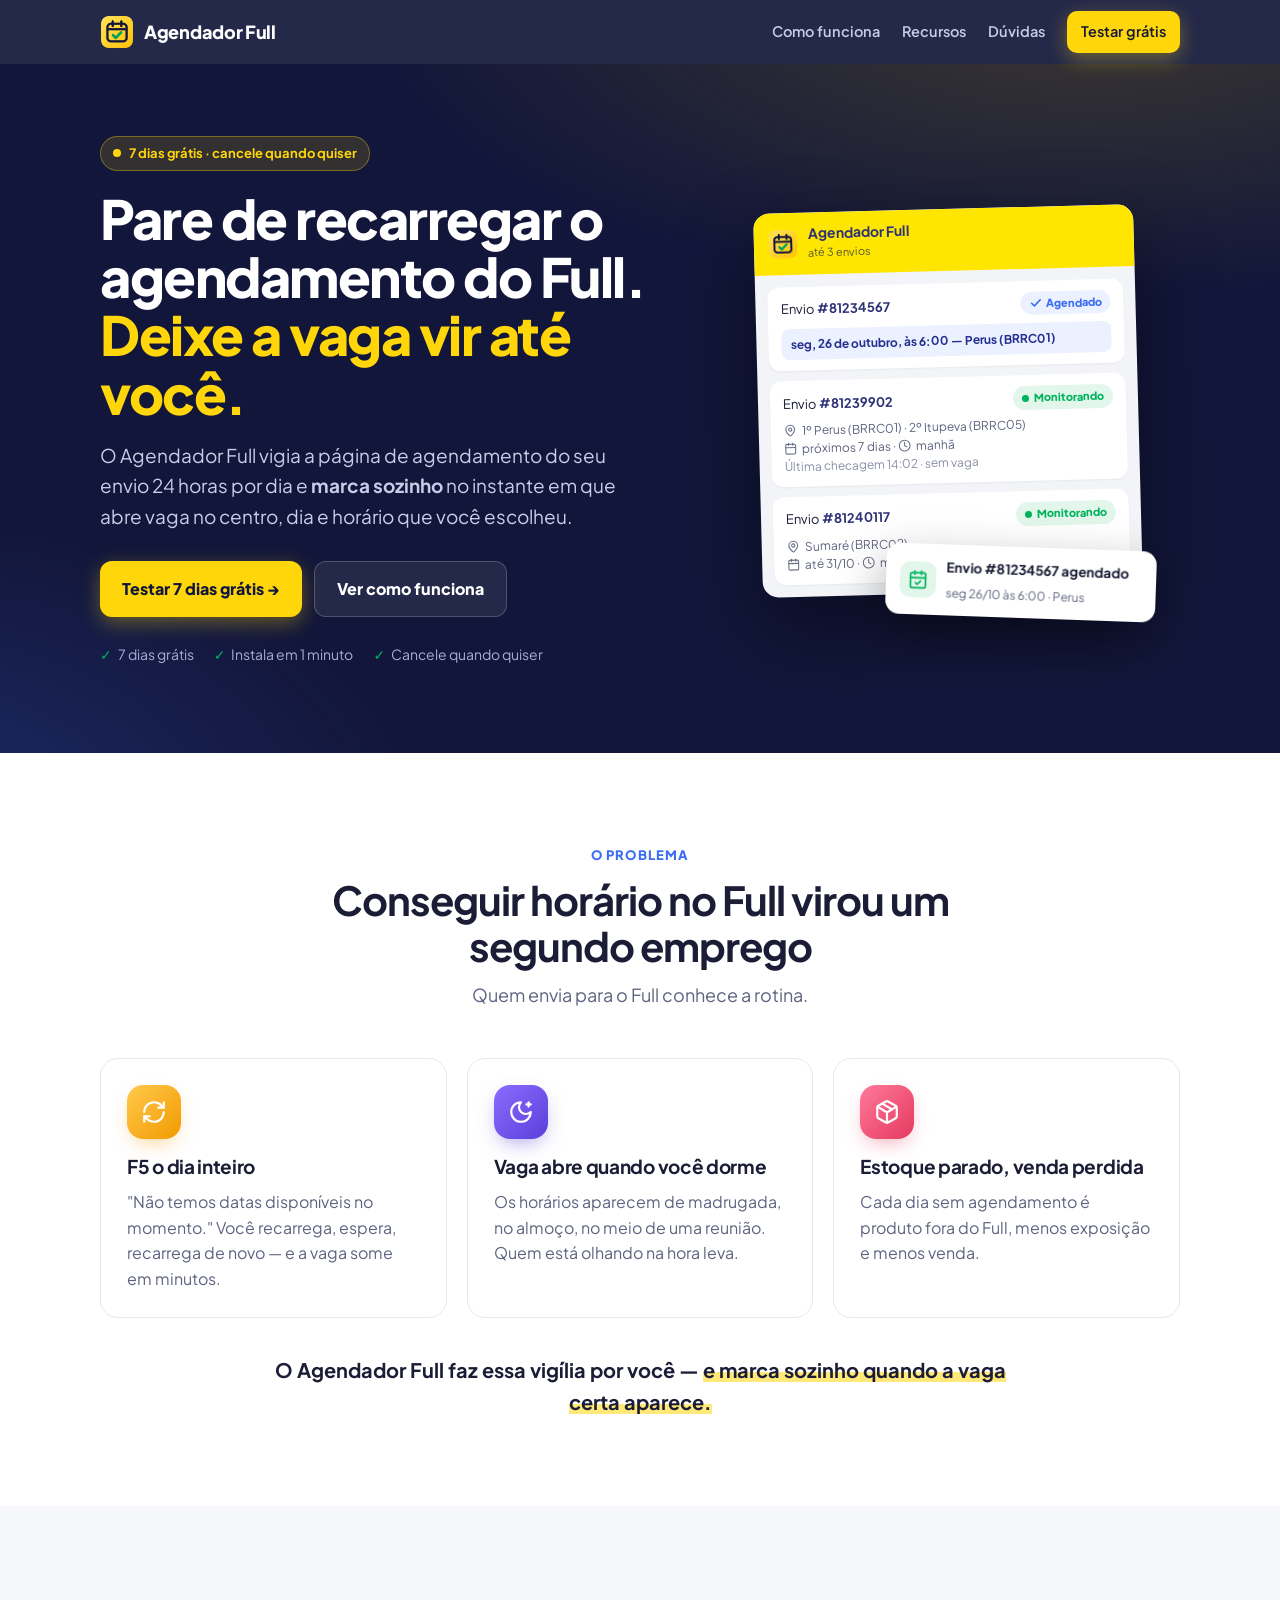
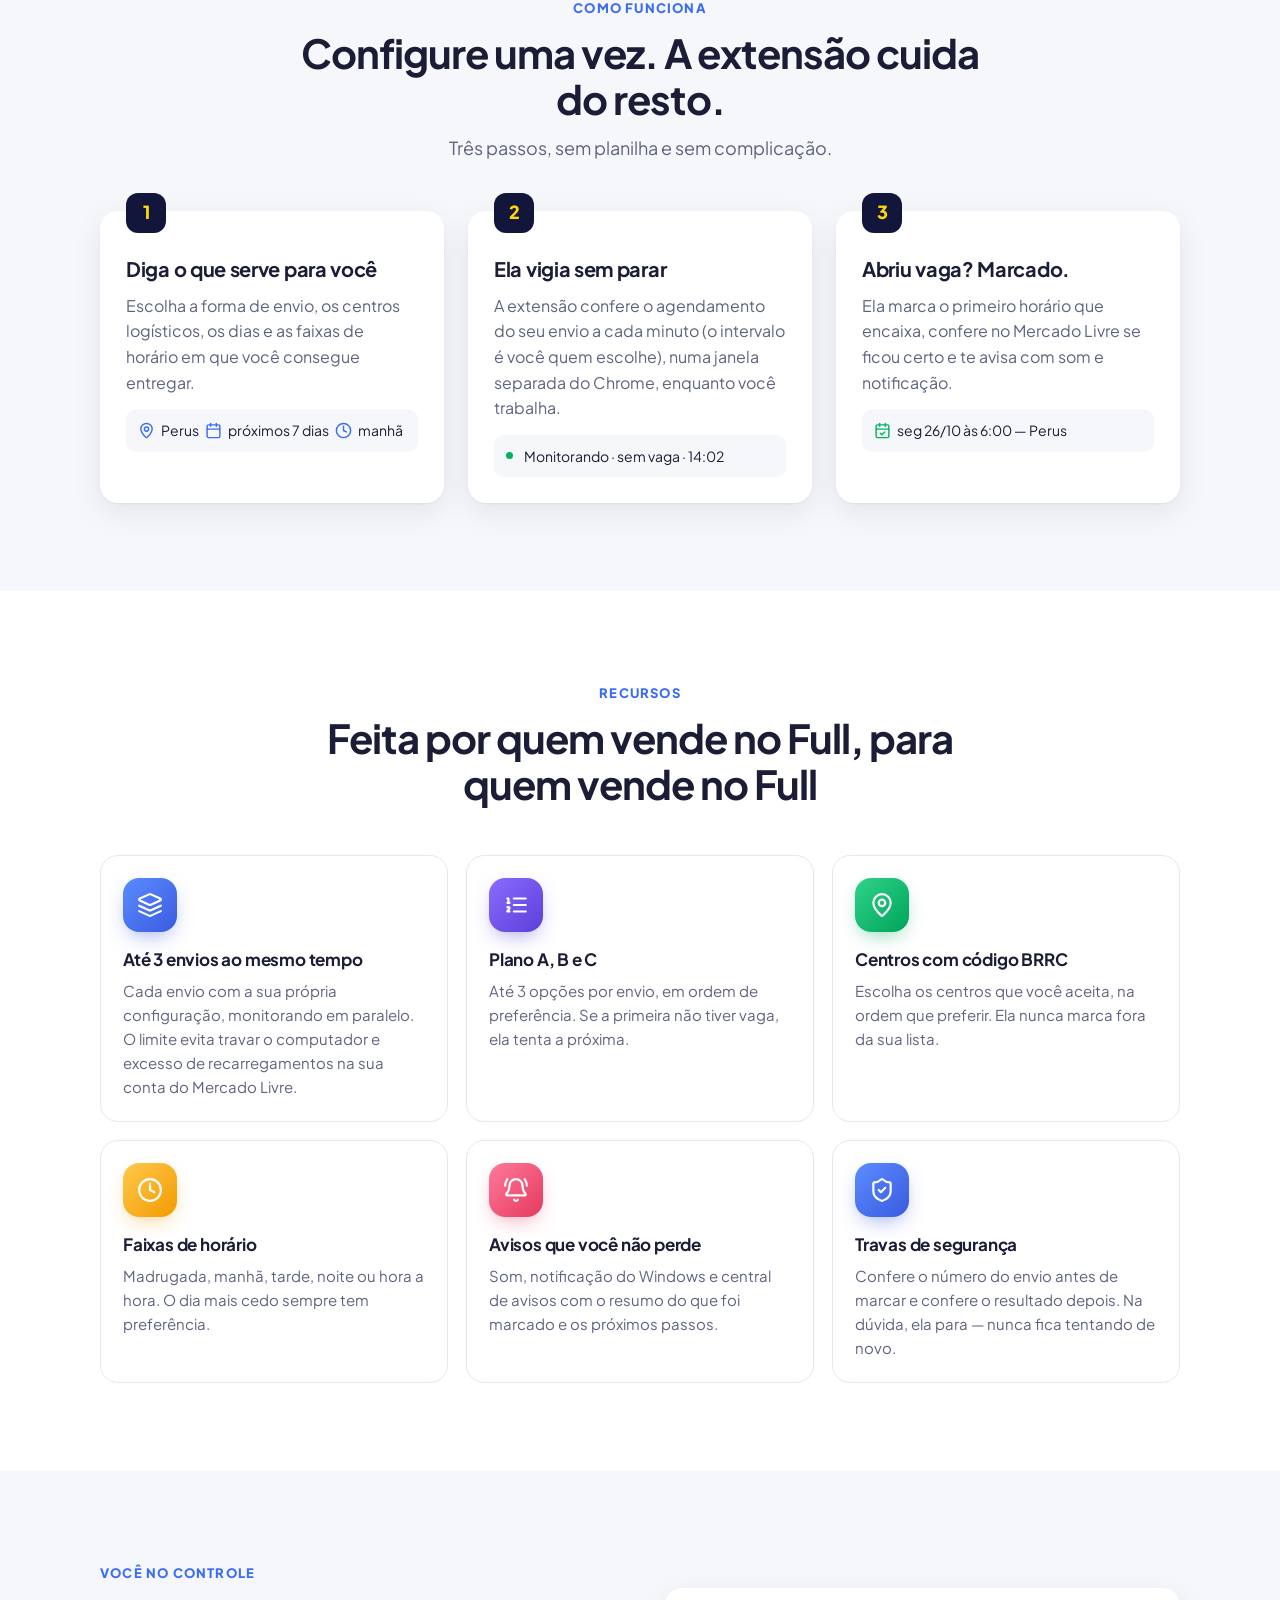
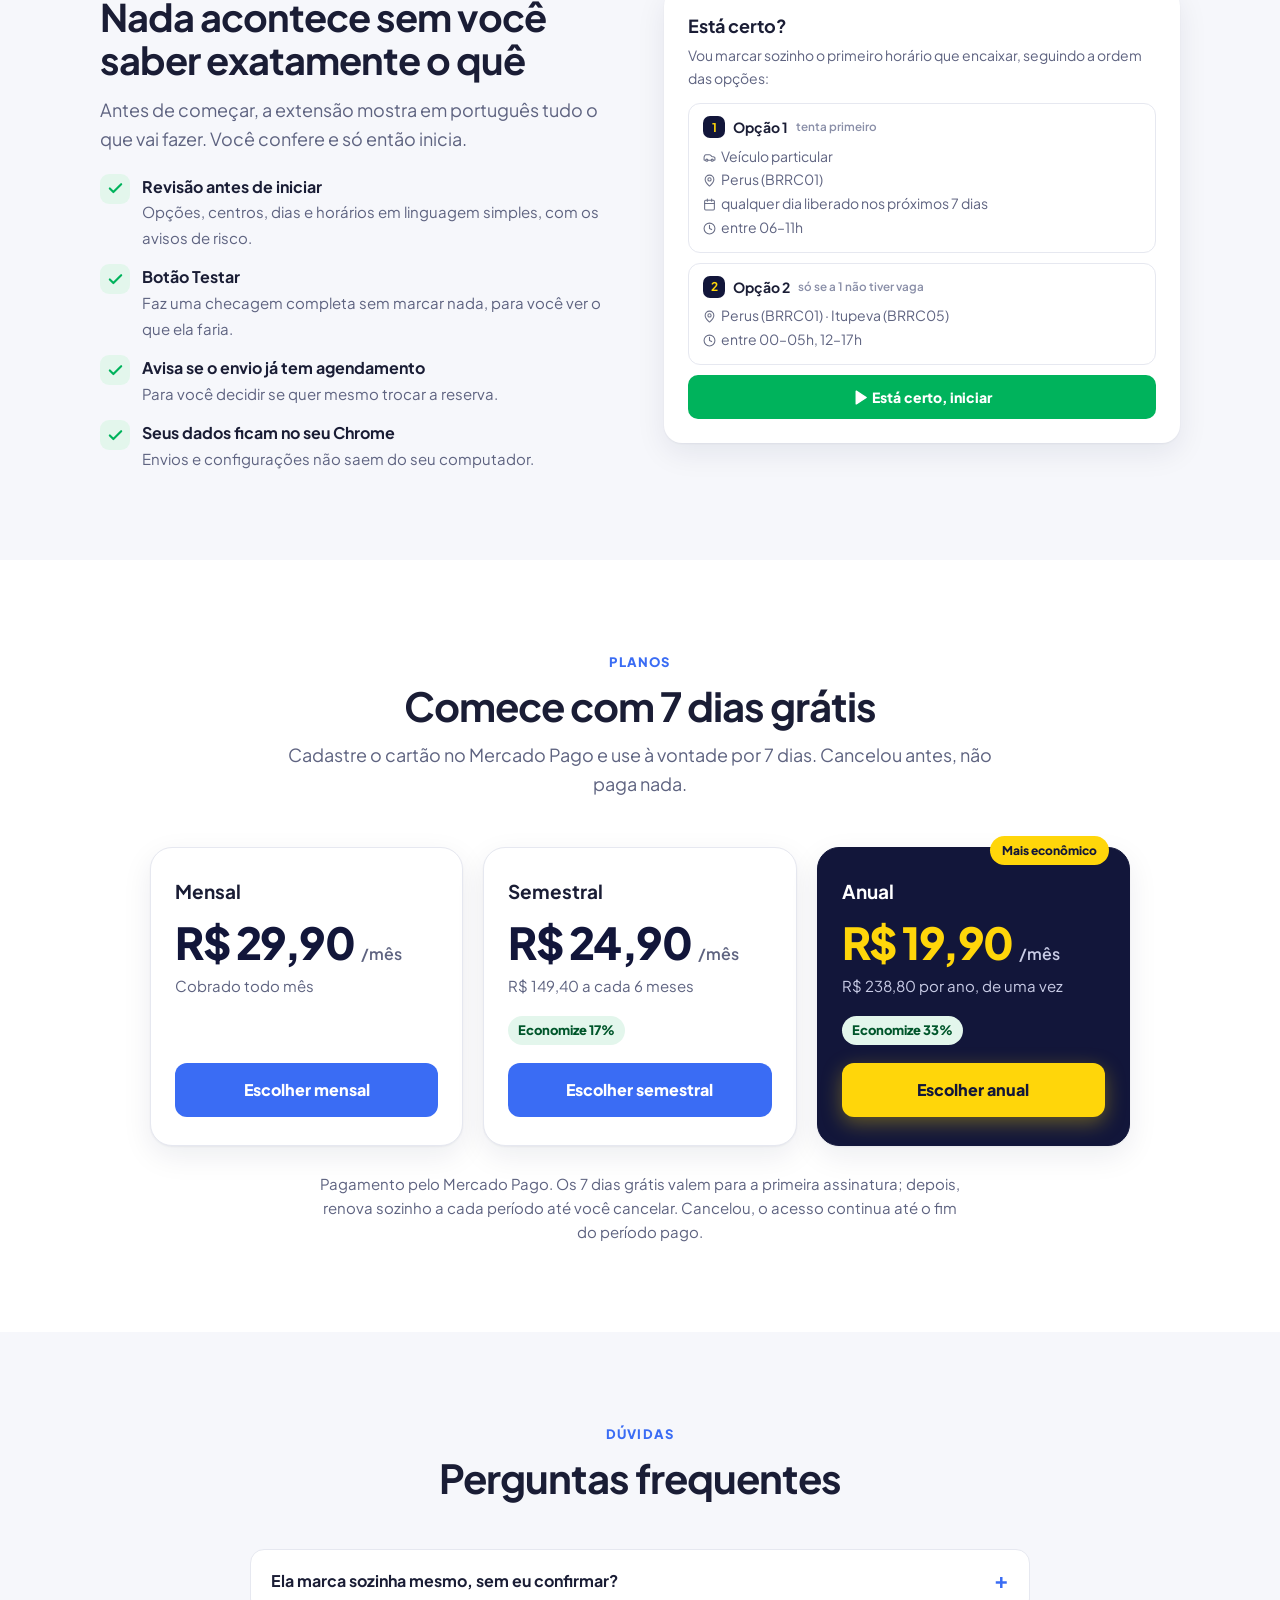
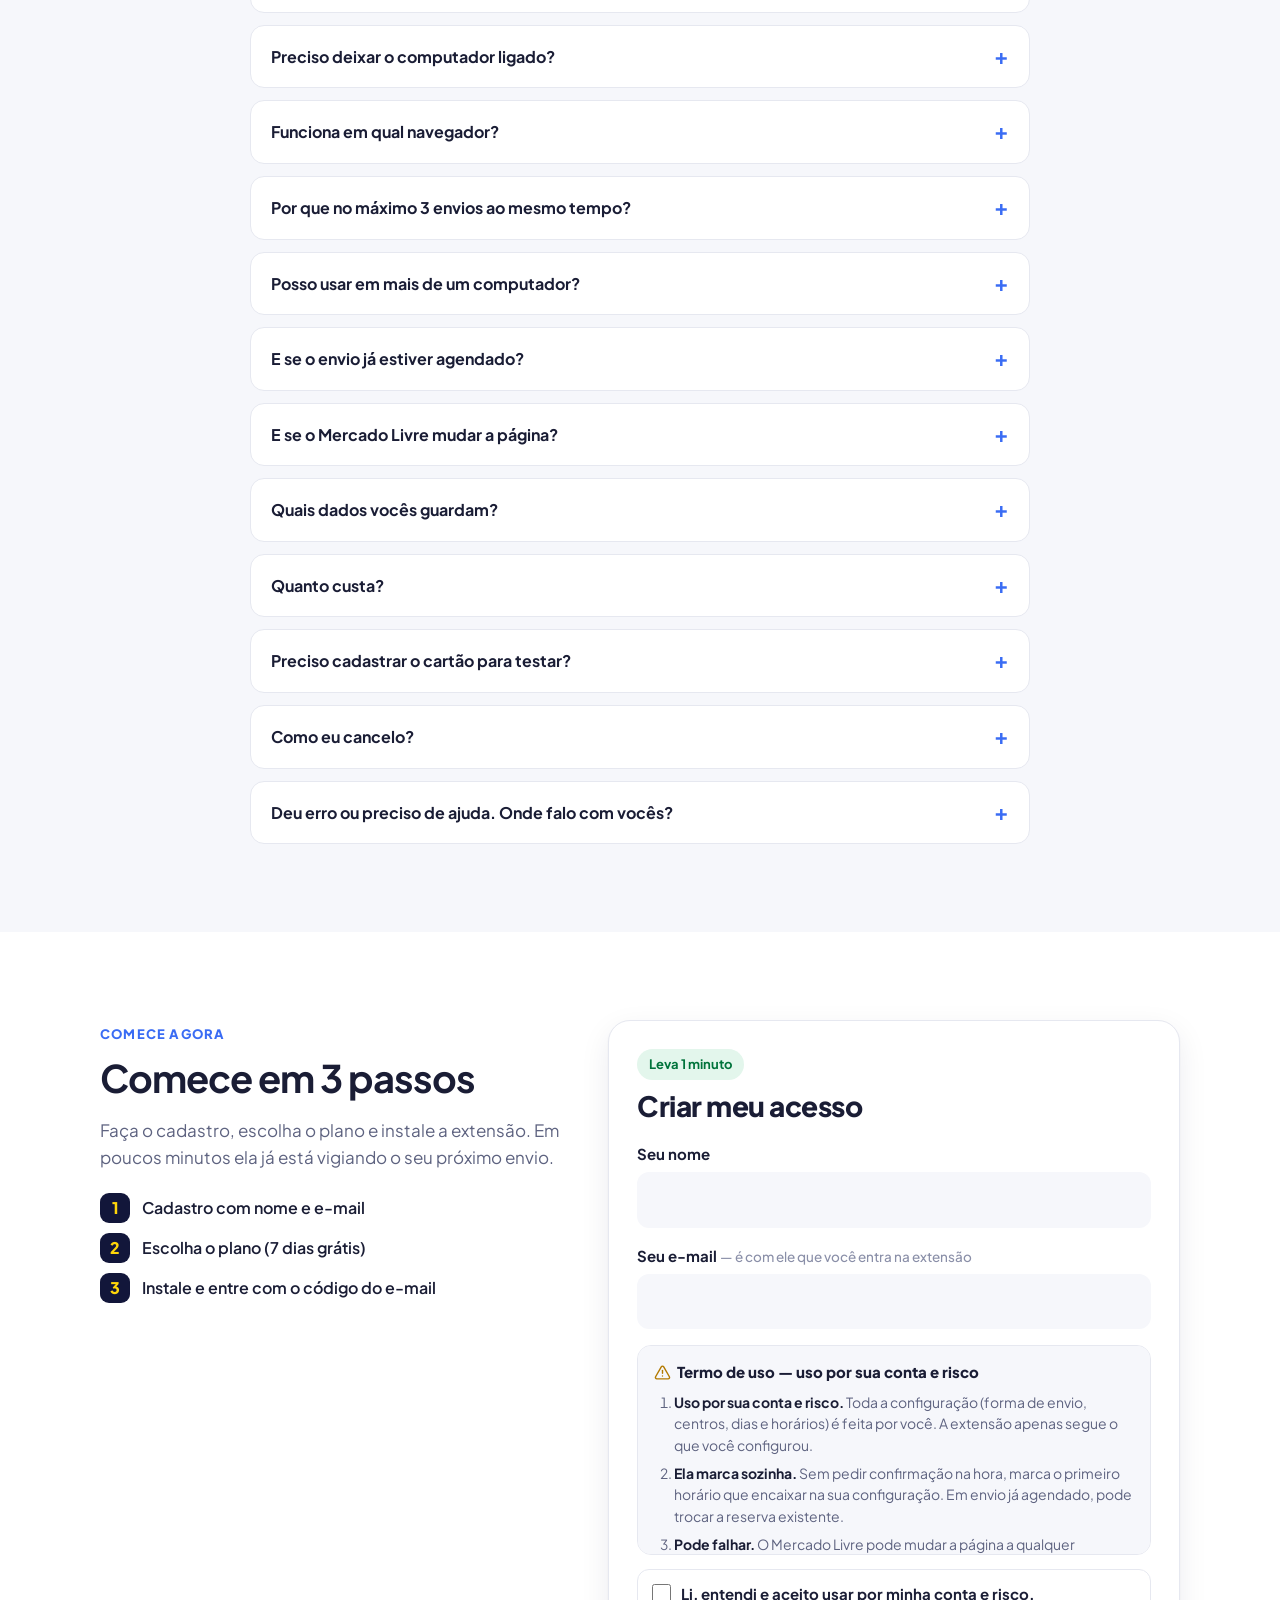
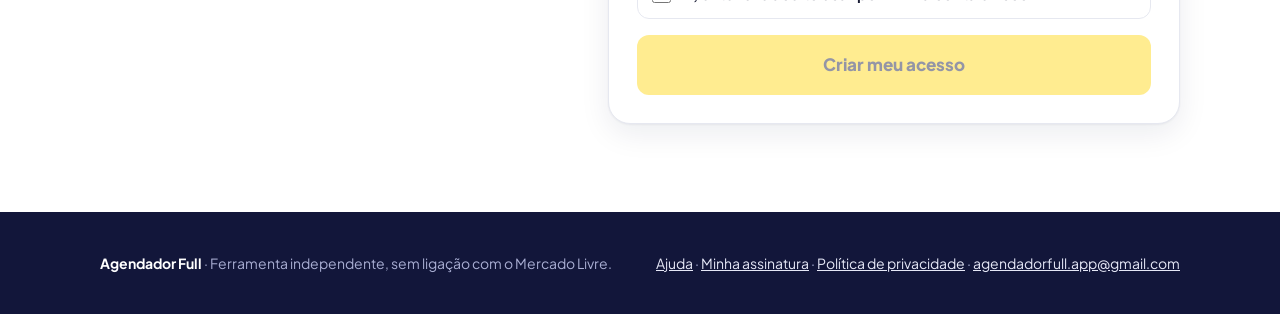
<file: index.html>
<!doctype html>
<html lang="pt-BR">
<head>
<meta charset="utf-8">
<meta name="viewport" content="width=device-width, initial-scale=1">
<title>Agendador Full — marque o agendamento do Full sem ficar recarregando</title>
<meta name="description" content="Extensão de Chrome que monitora o agendamento do Full e marca sozinha quando abre vaga no centro, dia e horário que você escolher.">
<meta property="og:title" content="Agendador Full">
<meta property="og:description" content="Pare de recarregar a página do agendamento. A extensão vigia e marca sozinha quando abre vaga.">
<meta property="og:image" content="icone.png">
<link rel="icon" href="icone.png">
<link rel="preconnect" href="https://fonts.googleapis.com">
<link rel="preconnect" href="https://fonts.gstatic.com" crossorigin>
<link href="https://fonts.googleapis.com/css2?family=Plus+Jakarta+Sans:wght@500;600;700;800&display=swap" rel="stylesheet">
<link rel="stylesheet" href="landing.css?v=6">
</head>
<body>
<svg width="0" height="0" style="position:absolute" aria-hidden="true">
  <defs>
    <symbol id="i-refresh" viewBox="0 0 24 24"><path d="M3 12a9 9 0 0 1 9-9 9.75 9.75 0 0 1 6.74 2.74L21 8"/><path d="M21 3v5h-5"/><path d="M21 12a9 9 0 0 1-9 9 9.75 9.75 0 0 1-6.74-2.74L3 16"/><path d="M8 16H3v5"/></symbol>
    <symbol id="i-lua" viewBox="0 0 24 24"><path d="M12 3a6 6 0 0 0 9 9 9 9 0 1 1-9-9Z"/><path d="M19 3v4"/><path d="M21 5h-4"/></symbol>
    <symbol id="i-caixa" viewBox="0 0 24 24"><path d="M11 21.73a2 2 0 0 0 2 0l7-4A2 2 0 0 0 21 16V8a2 2 0 0 0-1-1.73l-7-4a2 2 0 0 0-2 0l-7 4A2 2 0 0 0 3 8v8a2 2 0 0 0 1 1.73z"/><path d="M12 22V12"/><path d="m3.3 7 7.703 4.734a2 2 0 0 0 1.994 0L20.7 7"/><path d="m7.5 4.27 9 5.15"/></symbol>
    <symbol id="i-camadas" viewBox="0 0 24 24"><path d="M12.83 2.18a2 2 0 0 0-1.66 0L2.6 6.08a1 1 0 0 0 0 1.83l8.58 3.91a2 2 0 0 0 1.66 0l8.58-3.9a1 1 0 0 0 0-1.83Z"/><path d="m22 17.65-9.17 4.16a2 2 0 0 1-1.66 0L2 17.65"/><path d="m22 12.65-9.17 4.16a2 2 0 0 1-1.66 0L2 12.65"/></symbol>
    <symbol id="i-lista" viewBox="0 0 24 24"><path d="M10 12h11"/><path d="M10 18h11"/><path d="M10 6h11"/><path d="M4 10h2"/><path d="M4 6h1v4"/><path d="M6 18H4c0-1 2-2 2-3s-1-1.5-2-1"/></symbol>
    <symbol id="i-pin" viewBox="0 0 24 24"><path d="M20 10c0 4.993-5.539 10.193-7.399 11.799a1 1 0 0 1-1.202 0C9.539 20.193 4 14.993 4 10a8 8 0 0 1 16 0"/><circle cx="12" cy="10" r="3"/></symbol>
    <symbol id="i-relogio" viewBox="0 0 24 24"><circle cx="12" cy="12" r="10"/><path d="M12 6v6l4 2"/></symbol>
    <symbol id="i-sino" viewBox="0 0 24 24"><path d="M10.268 21a2 2 0 0 0 3.464 0"/><path d="M22 8c0-2.3-.8-4.3-2-6"/><path d="M3.262 15.326A1 1 0 0 0 4 17h16a1 1 0 0 0 .74-1.673C19.41 13.956 18 12.499 18 8A6 6 0 0 0 6 8c0 4.499-1.411 5.956-2.738 7.326"/><path d="M4 2C2.8 3.7 2 5.7 2 8"/></symbol>
    <symbol id="i-escudo" viewBox="0 0 24 24"><path d="M20 13c0 5-3.5 7.5-7.66 8.95a1 1 0 0 1-.67-.01C7.5 20.5 4 18 4 13V6a1 1 0 0 1 1-1c2 0 4.5-1.2 6.24-2.72a1.17 1.17 0 0 1 1.52 0C14.51 3.81 17 5 19 5a1 1 0 0 1 1 1z"/><path d="m9 12 2 2 4-4"/></symbol>
    <symbol id="i-calendario" viewBox="0 0 24 24"><path d="M8 2v4"/><path d="M16 2v4"/><rect width="18" height="18" x="3" y="4" rx="2"/><path d="M3 10h18"/><path d="m9 16 2 2 4-4"/></symbol>
    <symbol id="i-cal" viewBox="0 0 24 24"><path d="M8 2v4"/><path d="M16 2v4"/><rect width="18" height="18" x="3" y="4" rx="2"/><path d="M3 10h18"/></symbol>
    <symbol id="i-check" viewBox="0 0 24 24"><path d="M20 6 9 17l-5-5"/></symbol>
    <symbol id="i-carro" viewBox="0 0 24 24"><path d="M19 17h2c.6 0 1-.4 1-1v-3c0-.9-.7-1.7-1.5-1.9C18.7 10.6 16 10 16 10s-1.3-1.4-2.2-2.3c-.5-.4-1.1-.7-1.8-.7H5c-.6 0-1.1.4-1.4.9l-1.4 2.9A3.7 3.7 0 0 0 2 12v4c0 .6.4 1 1 1h2"/><circle cx="7" cy="17" r="2"/><path d="M9 17h6"/><circle cx="17" cy="17" r="2"/></symbol>
    <symbol id="i-play" viewBox="0 0 24 24"><polygon points="6 3 20 12 6 21 6 3"/></symbol>
    <symbol id="i-alerta" viewBox="0 0 24 24"><path d="m21.73 18-8-14a2 2 0 0 0-3.48 0l-8 14A2 2 0 0 0 4 21h16a2 2 0 0 0 1.73-3"/><path d="M12 9v4"/><path d="M12 17h.01"/></symbol>
    <symbol id="i-download" viewBox="0 0 24 24"><path d="M21 15v4a2 2 0 0 1-2 2H5a2 2 0 0 1-2-2v-4"/><path d="m7 10 5 5 5-5"/><path d="M12 15V3"/></symbol>
  </defs>
</svg>

<nav class="nav"><div class="wrap">
  <a class="marca" href="#"><img src="icone.png" alt="">Agendador Full</a>
  <div class="links">
    <a href="#como" class="esconder">Como funciona</a>
    <a href="#recursos" class="esconder">Recursos</a>
    <a href="#faq" class="esconder">Dúvidas</a>
    <a href="#cadastro" class="btn btn-ouro btn-mini">Testar grátis</a>
  </div>
</div></nav>

<!-- ================= HERO ================= -->
<header class="hero"><div class="wrap">
  <div>
    <span class="etiqueta"><i></i>7 dias grátis · cancele quando quiser</span>
    <h1>Pare de recarregar o agendamento do Full. <em>Deixe a vaga vir até você.</em></h1>
    <p class="lead">O Agendador Full vigia a página de agendamento do seu envio 24 horas por dia e <b>marca sozinho</b> no instante em que abre vaga no centro, dia e horário que você escolheu.</p>
    <div class="ctas">
      <a href="#cadastro" class="btn btn-ouro">Testar 7 dias grátis →</a>
      <a href="#como" class="btn btn-fantasma">Ver como funciona</a>
    </div>
    <div class="garantias"><span>7 dias grátis</span><span>Instala em 1 minuto</span><span>Cancele quando quiser</span></div>
  </div>

  <div class="mock" aria-hidden="true">
    <div class="popup">
      <div class="ptopo"><img src="icone.png" alt=""><div><b>Agendador Full</b><small>até 3 envios</small></div></div>
      <div class="pcorpo">
        <div class="pcard">
          <div class="l"><span class="num">Envio <b>#81234567</b></span><span class="pill ok"><svg class="i-xs"><use href="#i-check"/></svg>Agendado</span></div>
          <div class="res">seg, 26 de outubro, às 6:00 — Perus (BRRC01)</div>
        </div>
        <div class="pcard">
          <div class="l"><span class="num">Envio <b>#81239902</b></span><span class="pill on"><span class="ponto"></span>Monitorando</span></div>
          <div class="r"><svg class="i-xs"><use href="#i-pin"/></svg> 1º Perus (BRRC01) · 2º Itupeva (BRRC05)<br><svg class="i-xs"><use href="#i-cal"/></svg> próximos 7 dias · <svg class="i-xs"><use href="#i-relogio"/></svg> manhã<br><span style="color:#8A8FA8">Última checagem 14:02 · sem vaga</span></div>
        </div>
        <div class="pcard">
          <div class="l"><span class="num">Envio <b>#81240117</b></span><span class="pill on"><span class="ponto"></span>Monitorando</span></div>
          <div class="r"><svg class="i-xs"><use href="#i-pin"/></svg> Sumaré (BRRC02)<br><svg class="i-xs"><use href="#i-cal"/></svg> até 31/10 · <svg class="i-xs"><use href="#i-relogio"/></svg> madrugada e manhã</div>
        </div>
      </div>
    </div>
    <div class="toast"><span class="ic"><svg class="i"><use href="#i-calendario"/></svg></span><div><b>Envio #81234567 agendado</b><small>seg 26/10 às 6:00 · Perus</small></div></div>
  </div>
</div></header>

<!-- ================= DORES ================= -->
<section class="sec"><div class="wrap">
  <div class="sec-tit">
    <span class="sobre">O problema</span>
    <h2>Conseguir horário no Full virou um segundo emprego</h2>
    <p>Quem envia para o Full conhece a rotina.</p>
  </div>
  <div class="dores">
    <div class="dor"><div class="tile t-ambar"><svg class="i"><use href="#i-refresh"/></svg></div><h3>F5 o dia inteiro</h3><p>"Não temos datas disponíveis no momento." Você recarrega, espera, recarrega de novo — e a vaga some em minutos.</p></div>
    <div class="dor"><div class="tile t-roxo"><svg class="i"><use href="#i-lua"/></svg></div><h3>Vaga abre quando você dorme</h3><p>Os horários aparecem de madrugada, no almoço, no meio de uma reunião. Quem está olhando na hora leva.</p></div>
    <div class="dor"><div class="tile t-rosa"><svg class="i"><use href="#i-caixa"/></svg></div><h3>Estoque parado, venda perdida</h3><p>Cada dia sem agendamento é produto fora do Full, menos exposição e menos venda.</p></div>
  </div>
  <p class="virada">O Agendador Full faz essa vigília por você — <em>e marca sozinho quando a vaga certa aparece.</em></p>
</div></section>

<!-- ================= COMO FUNCIONA ================= -->
<section class="sec cinza" id="como"><div class="wrap">
  <div class="sec-tit">
    <span class="sobre">Como funciona</span>
    <h2>Configure uma vez. A extensão cuida do resto.</h2>
    <p>Três passos, sem planilha e sem complicação.</p>
  </div>
  <div class="passos">
    <div class="passo"><h3>Diga o que serve para você</h3><p>Escolha a forma de envio, os centros logísticos, os dias e as faixas de horário em que você consegue entregar.</p><div class="ex"><svg class="i-sm"><use href="#i-pin"/></svg> Perus <svg class="i-sm"><use href="#i-cal"/></svg> próximos 7 dias <svg class="i-sm"><use href="#i-relogio"/></svg> manhã</div></div>
    <div class="passo"><h3>Ela vigia sem parar</h3><p>A extensão confere o agendamento do seu envio a cada minuto (o intervalo é você quem escolhe), numa janela separada do Chrome, enquanto você trabalha.</p><div class="ex"><span class="ponto" style="color:var(--verde)"></span>Monitorando · sem vaga · 14:02</div></div>
    <div class="passo"><h3>Abriu vaga? Marcado.</h3><p>Ela marca o primeiro horário que encaixa, confere no Mercado Livre se ficou certo e te avisa com som e notificação.</p><div class="ex"><svg class="i-sm verde"><use href="#i-calendario"/></svg> seg 26/10 às 6:00 — Perus</div></div>
  </div>
</div></section>

<!-- ================= RECURSOS ================= -->
<section class="sec" id="recursos"><div class="wrap">
  <div class="sec-tit">
    <span class="sobre">Recursos</span>
    <h2>Feita por quem vende no Full, para quem vende no Full</h2>
  </div>
  <div class="recursos">
    <div class="rec"><div class="tile t-azul"><svg class="i"><use href="#i-camadas"/></svg></div><h3>Até 3 envios ao mesmo tempo</h3><p>Cada envio com a sua própria configuração, monitorando em paralelo. O limite evita travar o computador e excesso de recarregamentos na sua conta do Mercado Livre.</p></div>
    <div class="rec"><div class="tile t-roxo"><svg class="i"><use href="#i-lista"/></svg></div><h3>Plano A, B e C</h3><p>Até 3 opções por envio, em ordem de preferência. Se a primeira não tiver vaga, ela tenta a próxima.</p></div>
    <div class="rec"><div class="tile t-verde"><svg class="i"><use href="#i-pin"/></svg></div><h3>Centros com código BRRC</h3><p>Escolha os centros que você aceita, na ordem que preferir. Ela nunca marca fora da sua lista.</p></div>
    <div class="rec"><div class="tile t-ambar"><svg class="i"><use href="#i-relogio"/></svg></div><h3>Faixas de horário</h3><p>Madrugada, manhã, tarde, noite ou hora a hora. O dia mais cedo sempre tem preferência.</p></div>
    <div class="rec"><div class="tile t-rosa"><svg class="i"><use href="#i-sino"/></svg></div><h3>Avisos que você não perde</h3><p>Som, notificação do Windows e central de avisos com o resumo do que foi marcado e os próximos passos.</p></div>
    <div class="rec"><div class="tile t-azul"><svg class="i"><use href="#i-escudo"/></svg></div><h3>Travas de segurança</h3><p>Confere o número do envio antes de marcar e confere o resultado depois. Na dúvida, ela para — nunca fica tentando de novo.</p></div>
  </div>
</div></section>

<!-- ================= CONTROLE ================= -->
<section class="sec cinza"><div class="wrap controle">
  <div>
    <span class="sec-tit" style="margin:0;text-align:left"><span class="sobre">Você no controle</span></span>
    <h2>Nada acontece sem você saber exatamente o quê</h2>
    <p style="color:var(--cinza);font-size:18px;margin:0">Antes de começar, a extensão mostra em português tudo o que vai fazer. Você confere e só então inicia.</p>
    <ul>
      <li><span class="ic"><svg class="i-sm"><use href="#i-check"/></svg></span><div><b>Revisão antes de iniciar</b><small>Opções, centros, dias e horários em linguagem simples, com os avisos de risco.</small></div></li>
      <li><span class="ic"><svg class="i-sm"><use href="#i-check"/></svg></span><div><b>Botão Testar</b><small>Faz uma checagem completa sem marcar nada, para você ver o que ela faria.</small></div></li>
      <li><span class="ic"><svg class="i-sm"><use href="#i-check"/></svg></span><div><b>Avisa se o envio já tem agendamento</b><small>Para você decidir se quer mesmo trocar a reserva.</small></div></li>
      <li><span class="ic"><svg class="i-sm"><use href="#i-check"/></svg></span><div><b>Seus dados ficam no seu Chrome</b><small>Envios e configurações não saem do seu computador.</small></div></li>
    </ul>
  </div>
  <div class="resumo-mock" aria-hidden="true">
    <h4>Está certo?</h4>
    <div class="d">Vou marcar sozinho o primeiro horário que encaixar, seguindo a ordem das opções:</div>
    <div class="op"><b class="t"><i>1</i>Opção 1 <small>tenta primeiro</small></b><div><svg class="i-xs"><use href="#i-carro"/></svg> Veículo particular<br><svg class="i-xs"><use href="#i-pin"/></svg> Perus (BRRC01)<br><svg class="i-xs"><use href="#i-cal"/></svg> qualquer dia liberado nos próximos 7 dias<br><svg class="i-xs"><use href="#i-relogio"/></svg> entre 06–11h</div></div>
    <div class="op"><b class="t"><i>2</i>Opção 2 <small>só se a 1 não tiver vaga</small></b><div><svg class="i-xs"><use href="#i-pin"/></svg> Perus (BRRC01) · Itupeva (BRRC05)<br><svg class="i-xs"><use href="#i-relogio"/></svg> entre 00–05h, 12–17h</div></div>
    <div class="btn-fake"><svg class="i-sm cheio"><use href="#i-play"/></svg> Está certo, iniciar</div>
  </div>
</div></section>

<!-- ================= PLANOS ================= -->
<section class="sec" id="planos"><div class="wrap">
  <div class="sec-tit"><span class="sobre">Planos</span><h2>Comece com 7 dias grátis</h2>
    <p>Cadastre o cartão no Mercado Pago e use à vontade por 7 dias. Cancelou antes, não paga nada.</p></div>
  <div class="planos">
    <div class="plano">
      <h3>Mensal</h3>
      <div class="valor">R$ 29,90 <small>/mês</small></div>
      <p class="cobra">Cobrado todo mês</p>
      <a href="#cadastro" class="btn btn-azul largo" data-plano="mensal">Escolher mensal</a>
    </div>
    <div class="plano">
      <h3>Semestral</h3>
      <div class="valor">R$ 24,90 <small>/mês</small></div>
      <p class="cobra">R$ 149,40 a cada 6 meses</p>
      <span class="economia">Economize 17%</span>
      <a href="#cadastro" class="btn btn-azul largo" data-plano="semestral">Escolher semestral</a>
    </div>
    <div class="plano destaque">
      <span class="selo">Mais econômico</span>
      <h3>Anual</h3>
      <div class="valor">R$ 19,90 <small>/mês</small></div>
      <p class="cobra">R$ 238,80 por ano, de uma vez</p>
      <span class="economia">Economize 33%</span>
      <a href="#cadastro" class="btn btn-ouro largo" data-plano="anual">Escolher anual</a>
    </div>
  </div>
  <p class="planos-nota">Pagamento pelo Mercado Pago. Os 7 dias grátis valem para a primeira assinatura; depois, renova sozinho a cada período até você cancelar. Cancelou, o acesso continua até o fim do período pago.</p>
</div></section>

<!-- ================= FAQ ================= -->
<section class="sec cinza" id="faq"><div class="wrap">
  <div class="sec-tit"><span class="sobre">Dúvidas</span><h2>Perguntas frequentes</h2></div>
  <div class="faq">
    <details><summary>Ela marca sozinha mesmo, sem eu confirmar?</summary><p>Sim. Esse é o objetivo: quando abre uma vaga que encaixa na sua configuração, ela marca na hora, sem pedir confirmação. Por isso você configura só o que realmente aceita e revisa tudo antes de iniciar.</p></details>
    <details><summary>Preciso deixar o computador ligado?</summary><p>Sim. O computador precisa ficar ligado e com o Chrome aberto. A extensão impede que o computador entre em suspensão sozinho enquanto está monitorando.</p></details>
    <details><summary>Funciona em qual navegador?</summary><p>No Google Chrome, no computador. A instalação é pela Chrome Web Store, em um clique, e as atualizações chegam sozinhas.</p></details>
    <details><summary>Por que no máximo 3 envios ao mesmo tempo?</summary><p>Cada envio fica numa aba recarregando a página de agendamento. Com muitos envios juntos, o computador fica pesado e a sua conta faz recarregamentos demais no Mercado Livre, o que pode gerar verificações ou bloqueios. Com até 3 envios, a extensão trabalha leve e com segurança. Terminou um? É só adicionar o próximo.</p></details>
    <details><summary>Posso usar em mais de um computador?</summary><p>O acesso vale para um computador por vez. Ao entrar em outro, o anterior é desconectado automaticamente.</p></details>
    <details><summary>E se o envio já estiver agendado?</summary><p>A extensão confere e avisa antes de iniciar. Se você continuar, ela tenta trocar a reserva quando achar uma vaga que encaixe nas suas opções.</p></details>
    <details><summary>E se o Mercado Livre mudar a página?</summary><p>Pode acontecer, e a extensão pode parar de funcionar até ser atualizada. Por isso confira sempre no Mercado Livre o agendamento marcado. Nós acompanhamos e liberamos as correções.</p></details>
    <details><summary>Quais dados vocês guardam?</summary><p>Só nome, e-mail, o aceite do termo de uso e dados de acesso. Seus envios, configurações e qualquer dado da sua conta do Mercado Livre ficam apenas no seu navegador. Veja a <a href="privacidade.html">política de privacidade</a>.</p></details>
    <details><summary>Quanto custa?</summary><p>Mensal R$ 29,90; semestral R$ 149,40 (R$ 24,90 por mês); anual R$ 238,80 (R$ 19,90 por mês). A primeira assinatura tem 7 dias grátis.</p></details>
    <details><summary>Preciso cadastrar o cartão para testar?</summary><p>Sim. O cartão fica cadastrado no Mercado Pago, e a primeira cobrança só acontece no fim dos 7 dias. Se cancelar antes, nada é cobrado.</p></details>
    <details><summary>Como eu cancelo?</summary><p>Em <a href="assinatura.html">Minha assinatura</a>, ou no Mercado Pago, em Assinaturas. O acesso continua até o fim do período já pago. Se foi cobrado há até 7 dias, você pode desistir e receber o valor de volta.</p></details>
    <details><summary>Deu erro ou preciso de ajuda. Onde falo com vocês?</summary><p>Na página de <a href="ajuda.html">Ajuda</a>: conte o que aconteceu e respondemos no seu e-mail em até 5 dias.</p></details>
  </div>
</div></section>

<!-- ================= CADASTRO ================= -->
<section class="sec" id="cadastro"><div class="wrap cad">
  <div class="cad-lado">
    <span class="sec-tit" style="margin:0;text-align:left"><span class="sobre">Comece agora</span></span>
    <h2>Comece em 3 passos</h2>
    <p>Faça o cadastro, escolha o plano e instale a extensão. Em poucos minutos ela já está vigiando o seu próximo envio.</p>
    <div class="msg info so-celular">Está no celular? Pode criar o seu acesso e assinar por aqui. A extensão funciona no <b>Chrome do computador</b>: depois é só abrir este mesmo site no computador para instalar.</div>
    <div class="etapas-mini">
      <div><i>1</i>Cadastro com nome e e-mail</div>
      <div><i>2</i>Escolha o plano (7 dias grátis)</div>
      <div><i>3</i>Instale e entre com o código do e-mail</div>
    </div>
  </div>

  <div>
    <div class="caixa" id="boxCadastro">
      <div class="caixa-cab"><span class="etiqueta-clara">Leva 1 minuto</span><h3>Criar meu acesso</h3></div>
      <form id="form" novalidate>
        <label class="campo">Seu nome<input id="nome" autocomplete="name" maxlength="80" required></label>
        <label class="campo">Seu e-mail <small>— é com ele que você entra na extensão</small><input id="email" type="email" autocomplete="email" maxlength="120" required></label>
        <div class="termo">
          <b class="tit"><svg class="i-sm"><use href="#i-alerta"/></svg> Termo de uso — uso por sua conta e risco</b>
          <ol id="termo"></ol>
        </div>
        <label class="check"><input type="checkbox" id="aceito"><span>Li, entendi e aceito usar por minha conta e risco.</span></label>
        <button class="btn btn-ouro largo" id="btnCadastrar" type="submit" disabled>Criar meu acesso</button>
        <div id="msgCadastro"></div>
      </form>
    </div>

    <div class="caixa oculto" id="boxPlano" style="margin-top:22px">
      <div class="caixa-cab"><span class="etiqueta-clara">7 dias grátis na primeira assinatura</span><h3>Escolha o seu plano</h3></div>
      <p style="margin:-8px 0 14px;color:var(--cinza)">Assinatura de <b id="emailPlano"></b></p>
      <div class="escolha">
        <label><input type="radio" name="plano" value="mensal"><b>Mensal</b><span data-preco="mensal">R$ 29,90 por mês</span></label>
        <label><input type="radio" name="plano" value="semestral"><b>Semestral</b><span data-preco="semestral">R$ 149,40 a cada 6 meses<br>(R$ 24,90/mês)</span></label>
        <label><input type="radio" name="plano" value="anual"><b>Anual</b><span data-preco="anual">R$ 238,80 por ano<br>(R$ 19,90/mês)</span></label>
      </div>
      <div style="display:flex;gap:8px;margin:0 0 16px">
        <input id="cupom" maxlength="30" placeholder="Cupom de desconto (opcional)" autocomplete="off"
          style="flex:1;min-width:0;padding:12px 14px;border:1.5px solid var(--linha);border-radius:12px;font:inherit;text-transform:uppercase">
        <button class="btn btn-azul" id="btnCupom" type="button">Aplicar</button>
      </div>
      <div id="msgCupom" style="margin:-8px 0 16px"></div>
      <button class="btn btn-ouro largo" id="btnAssinar" type="button">Continuar no Mercado Pago</button>
      <p style="margin:12px 0 0;color:var(--cinza);font-size:14px" id="notaPlano">O cartão fica no Mercado Pago, e a cobrança só acontece no fim dos 7 dias grátis. Cancele quando quiser.</p>
      <div id="msgPlano"></div>
    </div>

    <div class="caixa instalar oculto" id="instalar">
      <h3><svg class="i-md"><use href="#i-download"/></svg> Instale no Chrome</h3>
      <p style="margin:0 0 16px"><a class="btn btn-verde" id="btnLoja" href="#" target="_blank" rel="noopener"><svg class="i-sm"><use href="#i-download"/></svg> Instalar pela Chrome Web Store</a></p>
      <ol class="inst">
        <li>Na página da loja, clique em <b>Usar no Chrome</b> e depois em <b>Adicionar extensão</b>.</li>
        <li>Clique no ícone de quebra-cabeça ao lado da barra de endereço e fixe o <b>Agendador Full</b> no alfinete.</li>
        <li>Clique no ícone amarelo, aceite o termo, digite <b>o mesmo e-mail do cadastro</b> e entre com o código de 6 dígitos que chegar no e-mail.</li>
      </ol>
      <p class="msg info">O acesso vale para <b>um computador por vez</b>. O código só é pedido no primeiro acesso de cada computador. As atualizações chegam sozinhas pela loja.</p>
    </div>
  </div>
</div></section>

<footer><div class="wrap">
  <div><b style="color:#fff">Agendador Full</b> · Ferramenta independente, sem ligação com o Mercado Livre.</div>
  <div><a href="ajuda.html">Ajuda</a> · <a href="assinatura.html">Minha assinatura</a> · <a href="privacidade.html">Política de privacidade</a> · <a href="mailto:agendadorfull.app@gmail.com">agendadorfull.app@gmail.com</a></div>
</div></footer>

<script>
// Quem chega por link (mesmo com #cadastro no final) começa no topo; os botões da página continuam levando ao cadastro.
if ('scrollRestoration' in history) history.scrollRestoration = 'manual';
if (location.hash) { history.replaceState(null, '', location.pathname + location.search); window.scrollTo(0, 0); }
let mexeu = false;
['click', 'wheel', 'touchstart', 'keydown'].forEach(t => addEventListener(t, () => { mexeu = true; }, { once: true, passive: true }));
window.addEventListener('load', () => { if (!mexeu) window.scrollTo(0, 0); });

const API = 'https://qasrccmtrllotukyeiax.supabase.co/functions/v1/agendador-auth';
const VERSAO = '2.7.3';
const LOJA = 'https://chromewebstore.google.com/detail/ahecghnbgbcocmabfihghkaobhfbihhk';
// Mesmo texto e versão do termo da extensão (popup.js: TERMO / TERMO_VERSAO).
const TERMO_VERSAO = 3;
const TERMO = [
  ['Uso por sua conta e risco.', 'Toda a configuração (forma de envio, centros, dias e horários) é feita por você. A extensão apenas segue o que você configurou.'],
  ['Ela marca sozinha.', 'Sem pedir confirmação na hora, marca o primeiro horário que encaixar na sua configuração. Em envio já agendado, pode trocar a reserva existente.'],
  ['Pode falhar.', 'O Mercado Livre pode mudar a página a qualquer momento, e a extensão pode não marcar, marcar um horário diferente do esperado ou parar de funcionar.'],
  ['Sem responsabilidade por prejuízos.', 'Não nos responsabilizamos por agendamentos errados, indesejados ou perdidos, troca de reserva ou de centro, reetiquetagem, atrasos, multas, cobranças, custos de transporte ou armazenagem, bloqueio ou suspensão da conta, nem por qualquer outro prejuízo, direto ou indireto, decorrente do uso.'],
  ['Regras do Mercado Livre.', 'O uso de automação pode não ser permitido pelos termos do Mercado Livre. Esse risco é seu.'],
  ['Confira sempre.', 'Confira no Mercado Livre a data, o horário e o centro de cada envio. A responsabilidade pelo envio e pelas regras do Full é sua.'],
  ['Assinatura.', 'O uso é por assinatura (mensal, semestral ou anual), paga pelo Mercado Pago. A primeira assinatura tem 7 dias grátis com o cartão já cadastrado: se cancelar dentro desse prazo, nada é cobrado; se não, a cobrança é feita no fim do teste e renova sozinha a cada período até você cancelar. Cancelando, o acesso continua até o fim do período já pago, sem reembolso proporcional. Sem assinatura ativa, a extensão não monitora nem marca.'],
  ['Seus dados.', 'Envios, configurações e histórico ficam só neste Chrome. No nosso servidor ficam apenas nome, e-mail, aceite do termo, dados de acesso e a situação da assinatura. Os dados do cartão ficam só com o Mercado Pago (veja a política de privacidade no site).']
];
const $ = s => document.querySelector(s);
const esc = s => String(s).replace(/[&<>"']/g, c => ({ '&': '&amp;', '<': '&lt;', '>': '&gt;', '"': '&quot;', "'": '&#39;' }[c]));
$('#termo').innerHTML = TERMO.map(([t, x]) => `<li><b>${esc(t)}</b> ${esc(x)}</li>`).join('');
$('#btnLoja').href = LOJA;

const ERROS = {
  email_invalido: 'Confira o e-mail digitado.', termo_obrigatorio: 'É preciso aceitar o termo de uso.',
  nao_cadastrado: 'Este e-mail ainda não tem cadastro. Crie o seu acesso primeiro.', bloqueado: 'Este acesso está bloqueado. Fale com o suporte.',
  ja_assinante: 'Você já tem uma assinatura ativa. Para trocar de plano ou de cartão, use as Assinaturas do Mercado Pago.',
  plano_invalido: 'Escolha um plano.', falha_servidor: 'O servidor não respondeu. Tente de novo em instantes.',
  cupom_invalido: 'Cupom não encontrado. Confira o código.', cupom_vencido: 'Este cupom já venceu.', cupom_esgotado: 'Este cupom já foi usado o número máximo de vezes.'
};
const chamar = dados => fetch(API, { method: 'POST', headers: { 'Content-Type': 'application/json' }, body: JSON.stringify(dados) }).then(x => x.json());

// Depois do cadastro (ou vindo da extensão com ?email=): escolher o plano e instalar.
let emailCadastro = '';
function liberarInstalacao(email) {
  emailCadastro = email;
  $('#emailPlano').textContent = email;
  $('#boxPlano').classList.remove('oculto');
  $('#instalar').classList.remove('oculto');
  $('#msgCadastro').innerHTML = `<div class="msg ok">Acesso criado para <b>${esc(email)}</b>. Agora escolha o plano e instale a extensão.</div>`;
}
function escolherPlano(plano) { const r = document.querySelector(`input[name="plano"][value="${plano}"]`); if (r) r.checked = true; }

$('#btnAssinar').addEventListener('click', async () => {
  const plano = (document.querySelector('input[name="plano"]:checked') || {}).value;
  if (!plano) { $('#msgPlano').innerHTML = '<div class="msg erro">Escolha um dos planos.</div>'; return; }
  // Digitou o cupom e não clicou em Aplicar: aplica antes; cupom com erro não segue (a mensagem aparece embaixo dele).
  if ($('#cupom').value.trim() && !cupomAplicado) { await aplicarCupom(); if (!cupomAplicado) return; }
  const b = $('#btnAssinar');
  b.disabled = true; b.textContent = 'Abrindo o Mercado Pago…'; $('#msgPlano').innerHTML = '';
  try {
    const r = await chamar({ acao: 'assinar', email: emailCadastro, plano, cupom: cupomAplicado });
    if (!r.ok || !r.url) throw new Error(ERROS[r.erro] || 'Não consegui abrir o pagamento. Tente de novo.');
    location.href = r.url;
  } catch (e) {
    $('#msgPlano').innerHTML = `<div class="msg erro">${esc(e.message || 'Falha de conexão.')}</div>`;
    b.disabled = false; b.textContent = 'Continuar no Mercado Pago';
  }
});

// Cupom: desconto só na 1ª cobrança (o servidor confere de novo ao gerar o link).
let cupomAplicado = '';
const PRECO_ORIGINAL = {};
document.querySelectorAll('[data-preco]').forEach(s => { PRECO_ORIGINAL[s.dataset.preco] = s.innerHTML; });
const NOTA_ORIGINAL = $('#notaPlano').textContent;
const real = v => 'R$ ' + v.toFixed(2).replace('.', ',');
function limparCupom() {
  cupomAplicado = '';
  document.querySelectorAll('[data-preco]').forEach(s => { s.innerHTML = PRECO_ORIGINAL[s.dataset.preco]; });
  $('#notaPlano').textContent = NOTA_ORIGINAL;
}
async function aplicarCupom() {
  const codigo = $('#cupom').value.trim().toUpperCase();
  limparCupom();
  $('#msgCupom').innerHTML = '';
  if (!codigo) return;
  const b = $('#btnCupom'); b.disabled = true;
  try {
    const r = await chamar({ acao: 'cupom_ver', email: emailCadastro, cupom: codigo });
    if (!r.ok) throw new Error(ERROS[r.erro] || 'Não consegui conferir o cupom.');
    cupomAplicado = r.codigo;
    document.querySelectorAll('[data-preco]').forEach(s => {
      const v = r.valores[s.dataset.preco];
      if (v) s.innerHTML = `<s>${real(v.de)}</s> <b style="color:var(--verde)">${real(v.por)}</b><br>na 1ª cobrança`;
    });
    $('#msgCupom').innerHTML = `<div class="msg ok" style="margin:0">Cupom <b>${esc(r.codigo)}</b>: ${r.pct}% de desconto na primeira cobrança. Depois, a assinatura segue no preço normal.</div>`;
    $('#notaPlano').textContent = r.sem_teste
      ? 'O cartão fica no Mercado Pago. Com este cupom, a primeira cobrança (com desconto) é feita na hora, sem os 7 dias grátis. Cancele quando quiser.'
      : NOTA_ORIGINAL;
  } catch (e) {
    $('#msgCupom').innerHTML = `<div class="msg erro" style="margin:0">${esc(e.message || 'Falha de conexão.')}</div>`;
  } finally { b.disabled = false; }
}
$('#btnCupom').addEventListener('click', aplicarCupom);
$('#cupom').addEventListener('keydown', e => { if (e.key === 'Enter') aplicarCupom(); });
$('#cupom').addEventListener('input', () => { if (cupomAplicado) { limparCupom(); $('#msgCupom').innerHTML = ''; } });

// Botões dos cards de plano: marcam o plano; quem já tem cadastro vai direto para a escolha.
document.querySelectorAll('[data-plano]').forEach(a => a.addEventListener('click', ev => {
  escolherPlano(a.dataset.plano);
  if (!emailCadastro) return;
  ev.preventDefault(); ev.stopPropagation();
  $('#boxPlano').scrollIntoView({ behavior: 'smooth', block: 'start' });
}));

function atualizarBotao() { $('#btnCadastrar').disabled = !$('#aceito').checked; }
$('#aceito').addEventListener('change', atualizarBotao);

$('#form').addEventListener('submit', async ev => {
  ev.preventDefault();
  const nome = $('#nome').value.trim(), email = $('#email').value.trim().toLowerCase();
  if (!nome || !/^[^@\s]+@[^@\s]+\.[^@\s]+$/.test(email)) {
    $('#msgCadastro').innerHTML = '<div class="msg erro">Preencha o nome e um e-mail válido.</div>';
    return;
  }
  $('#btnCadastrar').disabled = true;
  $('#btnCadastrar').textContent = 'Criando…';
  try {
    const r = await chamar({ acao: 'cadastrar', nome, email, termo_versao: TERMO_VERSAO, ext_versao: 'site' });
    if (!r.ok) throw new Error(ERROS[r.erro] || 'Não consegui cadastrar. Tente de novo.');
    try { localStorage.setItem('agendador_cadastro', email); } catch (e) { /* sem armazenamento */ }
    liberarInstalacao(email);
    if ($('#cupom').value.trim()) aplicarCupom();
    $('#boxPlano').scrollIntoView({ behavior: 'smooth', block: 'start' });
  } catch (e) {
    $('#msgCadastro').innerHTML = `<div class="msg erro">${esc(e.message || 'Falha de conexão.')}</div>`;
  } finally {
    $('#btnCadastrar').textContent = 'Criar meu acesso';
    atualizarBotao();
  }
});

document.addEventListener('click', ev => {
  const a = ev.target.closest('a[href^="#"]');
  if (!a || a.getAttribute('href') === '#') return;
  const alvo = document.querySelector(a.getAttribute('href'));
  if (!alvo) return;
  ev.preventDefault();
  alvo.scrollIntoView({ behavior: 'smooth', block: 'start' });
});

// Quem já se cadastrou neste navegador (ou veio da extensão com ?email=) vê os planos e a instalação direto.
const params = new URLSearchParams(location.search);
let jaCadastrado = params.get('email') || '';
try { jaCadastrado = jaCadastrado || localStorage.getItem('agendador_cadastro') || ''; } catch (err) { /* sem armazenamento */ }
if (/^[^@\s]+@[^@\s]+\.[^@\s]+$/.test(jaCadastrado)) { $('#email').value = jaCadastrado; liberarInstalacao(jaCadastrado.toLowerCase()); }
// Link com ?cupom=CODIGO: já deixa o cupom preenchido (e aplicado, se o plano estiver aberto).
if (params.get('cupom')) {
  $('#cupom').value = params.get('cupom').slice(0, 30).toUpperCase();
  if (emailCadastro) aplicarCupom();
}
if (params.get('email')) {
  $('#boxCadastro').classList.add('oculto');
  addEventListener('load', () => $('#boxPlano').scrollIntoView({ block: 'start' }));
}

// Volta do Mercado Pago.
const RETORNO = {
  ok: ['ok', 'Assinatura recebida! Agora é só instalar a extensão e entrar com o seu e-mail. Se a extensão ainda disser que a assinatura não está ativa, espere alguns minutos e toque em "Já assinei".'],
  pendente: ['info', 'O pagamento está em análise no Mercado Pago. Assim que ele for aprovado, a extensão é liberada sozinha.'],
  falhou: ['erro', 'O pagamento não foi concluído. Escolha o plano e tente de novo.']
};
const volta = RETORNO[params.get('assinatura')];
// Confere direto no Mercado Pago na volta, para o acesso não depender só do aviso automático.
if (params.get('assinatura') === 'ok' && emailCadastro) chamar({ acao: 'conferir', email: emailCadastro }).catch(() => {});
if (volta) {
  $('#boxCadastro').classList.add('oculto');
  $('#instalar').classList.remove('oculto');
  $('#msgPlano').innerHTML = `<div class="msg ${volta[0]}">${esc(volta[1])}</div>`;
  if (params.get('assinatura') !== 'falhou') $('#instalar').insertAdjacentHTML('afterbegin', `<div class="msg ${volta[0]}" style="margin:0 0 16px">${esc(volta[1])}</div>`);
  addEventListener('load', () => $(params.get('assinatura') === 'falhou' ? '#boxPlano' : '#instalar').scrollIntoView({ block: 'start' }));
}
</script>
</body>
</html>
</file>
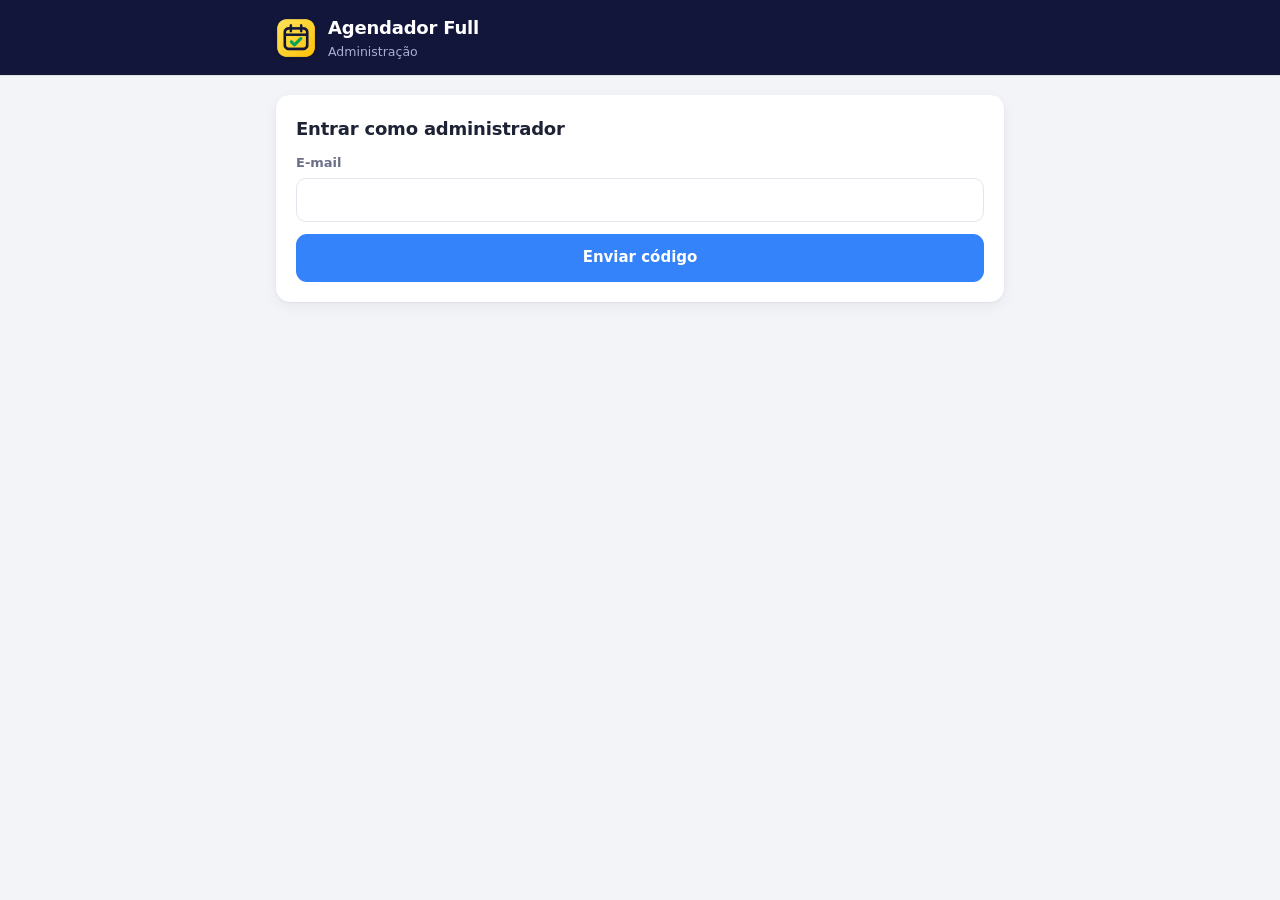
<file: admin.html>
<!doctype html>
<html lang="pt-BR">
<head>
<meta charset="utf-8">
<meta name="viewport" content="width=device-width, initial-scale=1">
<meta name="robots" content="noindex">
<title>Agendador Full · Admin</title>
<link rel="icon" href="icone.png">
<link rel="stylesheet" href="estilo.css">
</head>
<body>
<header class="topo"><div class="dentro">
  <img src="icone.png" alt="">
  <div><strong>Agendador Full</strong><span>Administração</span></div>
  <div class="dir" id="quem"></div>
</div></header>

<main>
  <!-- Login: e-mail → código. A sessão de admin fica salva neste navegador. -->
  <section class="card oculto" id="login">
    <h2>Entrar como administrador</h2>
    <div id="etapaEmail">
      <label class="campo">E-mail<input id="email" type="email" autocomplete="email"></label>
      <button class="btn primario largo" id="btnCodigo">Enviar código</button>
    </div>
    <div id="etapaCodigo" class="oculto">
      <label class="campo">Código de 6 dígitos (enviado para o seu e-mail)<input id="codigo" inputmode="numeric" maxlength="6" autocomplete="one-time-code"></label>
      <button class="btn primario largo" id="btnEntrar">Entrar</button>
      <p><button class="btn claro mini" id="btnVoltar">Trocar e-mail</button></p>
    </div>
    <div id="msgLogin"></div>
  </section>

  <section class="oculto" id="painel">
    <div class="resumo" id="resumo"></div>
    <div class="card"><div class="passo" id="cobranca"></div></div>
    <div class="card rolar">
      <div class="passo"><h2>Cupons de desconto</h2></div>
      <p style="color:#6B7088;font-size:14px;margin:0 0 12px">O desconto vale só na <b>1ª cobrança</b>; depois a assinatura volta sozinha ao preço cheio. Só para assinatura nova.
        Link pronto para mandar: <code>https://agendadorfull.app.br/?cupom=CODIGO#planos</code></p>
      <div class="cupom-form">
        <label class="campo">Código<input id="cupCodigo" maxlength="30" placeholder="EX.: AMIGO20" style="text-transform:uppercase"></label>
        <label class="campo">Desconto (%)<input id="cupPct" type="number" min="1" max="95" placeholder="1 a 95"></label>
        <label class="campo">Limite de usos<input id="cupMax" type="number" min="0" placeholder="vazio = sem limite"></label>
        <label class="campo">Vale até (inclusive)<input id="cupAte" type="date"></label>
        <label class="campo">Observação<input id="cupObs" maxlength="120" placeholder="para quem é (opcional)"></label>
        <label class="cupom-check"><input type="checkbox" id="cupSemTeste"> Sem os 7 dias grátis (cobra na hora)</label>
        <button class="btn primario" id="btnCupom">Criar cupom</button>
      </div>
      <div id="msgCupom"></div>
      <table class="tabela"><thead><tr>
        <th>Cupom</th><th>Desconto</th><th>Usos</th><th>Validade</th><th>Situação</th><th></th>
      </tr></thead><tbody id="cupons"></tbody></table>
    </div>
    <div class="card rolar">
      <div class="passo"><h2>Usuários</h2><button class="btn claro mini" id="btnAtualizar" style="margin-left:auto">↻ Atualizar</button></div>
      <table class="tabela"><thead><tr>
        <th>Usuário</th><th>Cadastro</th><th>Último uso</th><th>Assinatura</th><th>Situação</th><th></th>
      </tr></thead><tbody id="linhas"></tbody></table>
    </div>
    <div id="msgPainel"></div>
  </section>
</main>

<script>
const API = 'https://qasrccmtrllotukyeiax.supabase.co/functions/v1/agendador-auth';
const CHAVE = 'agendador_admin_token';
const $ = s => document.querySelector(s);
const esc = s => String(s ?? '').replace(/[&<>"']/g, c => ({ '&': '&amp;', '<': '&lt;', '>': '&gt;', '"': '&quot;', "'": '&#39;' }[c]));
const dataHora = t => t ? new Date(t).toLocaleString('pt-BR', { day: '2-digit', month: '2-digit', year: '2-digit', hour: '2-digit', minute: '2-digit' }) : '—';
const data = t => t ? new Date(t).toLocaleDateString('pt-BR', { day: '2-digit', month: '2-digit', year: '2-digit' }) : '—';
const PLANO = { mensal: 'Mensal', semestral: 'Semestral', anual: 'Anual' };
const SIT_ASS = { sem: 'sem assinatura', pendente: 'pendente', ativa: 'ativa', pausada: 'pausada', cancelada: 'cancelada' };
// Coluna "Assinatura": cortesia, plano/situação e até quando o acesso vale.
function celulaAssinatura(a) {
  if (!a) return '—';
  if (a.cortesia) return `<span class="pill on">Cortesia</span><small>${a.cortesia_ate ? 'até ' + data(a.cortesia_ate) : 'sem prazo'}</small>`;
  const valido = a.pago_ate && new Date(a.pago_ate) > Date.now();
  return `${esc(PLANO[a.plano] || '—')} · ${esc(SIT_ASS[a.situacao] || a.situacao)}<small>${a.pago_ate ? (valido ? 'acesso até ' : 'venceu em ') + data(a.pago_ate) : 'nunca pagou'}</small>`;
}
const ERROS = {
  nao_cadastrado: 'Este e-mail não é administrador.', nao_admin: 'Este e-mail não é administrador.',
  muitos_pedidos: 'Limite de 3 códigos por dia para este e-mail.', limite_geral: 'Limite diário de códigos atingido. Tente amanhã.',
  codigo_errado: 'Código errado.', codigo_expirado: 'Código expirado. Peça outro.', muitas_tentativas: 'Muitas tentativas. Peça outro código.',
  falha_servidor: 'O servidor não respondeu. Tente de novo.'
};
const ler = () => { try { return localStorage.getItem(CHAVE); } catch (e) { return null; } };
const gravar = v => { try { v ? localStorage.setItem(CHAVE, v) : localStorage.removeItem(CHAVE); } catch (e) { /* sem armazenamento */ } };
let token = ler();

async function api(acao, dados = {}) {
  const r = await fetch(API, { method: 'POST', headers: { 'Content-Type': 'application/json' }, body: JSON.stringify({ acao, ...dados }) });
  return r.json();
}
const msg = (onde, tipo, txt) => { $(onde).innerHTML = txt ? `<div class="msg ${tipo}">${esc(txt)}</div>` : ''; };

function mostrarLogin() {
  $('#painel').classList.add('oculto');
  $('#login').classList.remove('oculto');
  $('#quem').innerHTML = '';
}

$('#btnCodigo').addEventListener('click', async () => {
  const email = $('#email').value.trim().toLowerCase();
  if (!email) return;
  $('#btnCodigo').disabled = true;
  const r = await api('pedir_codigo', { email }).catch(() => ({ ok: false, erro: 'falha_servidor' }));
  $('#btnCodigo').disabled = false;
  if (!r.ok) return msg('#msgLogin', 'erro', ERROS[r.erro] || 'Não consegui enviar o código.');
  msg('#msgLogin', 'info', 'Código enviado. Confira o e-mail (vale 10 minutos).');
  $('#etapaEmail').classList.add('oculto');
  $('#etapaCodigo').classList.remove('oculto');
  $('#codigo').focus();
});
$('#btnVoltar').addEventListener('click', () => { $('#etapaCodigo').classList.add('oculto'); $('#etapaEmail').classList.remove('oculto'); msg('#msgLogin'); });
$('#btnEntrar').addEventListener('click', async () => {
  const r = await api('confirmar', { email: $('#email').value.trim().toLowerCase(), codigo: $('#codigo').value.trim(), tipo: 'admin', dispositivo: 'site-admin' })
    .catch(() => ({ ok: false, erro: 'falha_servidor' }));
  if (!r.ok) return msg('#msgLogin', 'erro', (ERROS[r.erro] || 'Não consegui entrar.') + (r.restam != null ? ` Restam ${r.restam} tentativa(s).` : ''));
  token = r.token; gravar(token);
  msg('#msgLogin');
  carregar();
});
$('#codigo').addEventListener('keydown', e => { if (e.key === 'Enter') $('#btnEntrar').click(); });
$('#email').addEventListener('keydown', e => { if (e.key === 'Enter') $('#btnCodigo').click(); });

async function carregar() {
  if (!token) return mostrarLogin();
  const r = await api('admin_lista', { token }).catch(() => ({ ok: false, erro: 'falha_servidor' }));
  if (!r.ok) {
    if (r.erro === 'sessao_invalida') { token = null; gravar(null); return mostrarLogin(); }
    return msg('#msgPainel', 'erro', ERROS[r.erro] || 'Falha ao carregar.');
  }
  $('#login').classList.add('oculto');
  $('#painel').classList.remove('oculto');
  $('#quem').innerHTML = '<button class="btn claro mini" id="btnSair">Sair</button>';
  $('#btnSair').addEventListener('click', async () => { await api('sair', { token }).catch(() => null); token = null; gravar(null); mostrarLogin(); });

  const us = r.usuarios || [];
  const ativos7 = us.filter(u => u.ultimo_uso && Date.now() - new Date(u.ultimo_uso) < 7 * 864e5).length;
  $('#resumo').innerHTML = `
    <div><b>${us.length}</b>cadastrados</div>
    <div><b>${us.filter(u => u.conectado).length}</b>conectados agora</div>
    <div><b>${ativos7}</b>usaram nos últimos 7 dias</div>
    <div><b>${us.filter(u => u.assinatura && u.assinatura.situacao === 'ativa' && !u.assinatura.cortesia).length}</b>assinaturas ativas</div>
    <div><b>${r.codigos_24h}/60</b>códigos enviados em 24 h</div>`;
  cobrancaAtiva = !!r.cobranca_ativa;
  $('#cobranca').innerHTML = `<h2>Cobrança ${cobrancaAtiva ? '<span class="pill on">LIGADA</span>' : '<span class="pill off">DESLIGADA</span>'}</h2>
    <span style="color:#6B7088;font-size:14px">${cobrancaAtiva ? 'Só usa quem tem assinatura válida ou cortesia.' : 'Todo mundo usa sem pagar (como na fase de teste).'}</span>
    <button class="btn ${cobrancaAtiva ? 'perigo' : 'sucesso'} mini" id="btnCobranca" style="margin-left:auto">${cobrancaAtiva ? 'Desligar cobrança' : 'Ligar cobrança'}</button>`;
  $('#linhas').innerHTML = us.length ? us.map(u => {
    const blq = u.situacao === 'bloqueado';
    return `<tr>
      <td><b>${esc(u.nome || '—')}</b><small>${esc(u.email)}</small></td>
      <td>${dataHora(u.criado_em)}<small>termo v${esc(u.termo_versao ?? '—')}</small></td>
      <td>${dataHora(u.ultimo_uso)}<small>${u.ext_versao ? 'extensão v' + esc(u.ext_versao) : 'ainda não entrou'}</small></td>
      <td>${celulaAssinatura(u.assinatura)}</td>
      <td>${blq ? '<span class="pill blq">Bloqueado</span>' : u.conectado ? '<span class="pill on">Conectado</span>' : '<span class="pill off">Liberado</span>'}</td>
      <td><div class="acoes-td">
        ${blq ? `<button class="btn sucesso mini" data-acao="liberar" data-email="${esc(u.email)}">Liberar</button>`
              : `<button class="btn perigo mini" data-acao="bloquear" data-email="${esc(u.email)}">Bloquear</button>`}
        ${u.conectado ? `<button class="btn claro mini" data-acao="derrubar" data-email="${esc(u.email)}">Derrubar sessão</button>` : ''}
        <button class="btn claro mini" data-acao="cortesia" data-email="${esc(u.email)}">${u.assinatura && u.assinatura.cortesia ? 'Mudar cortesia' : 'Dar cortesia'}</button>
      </div></td></tr>`;
  }).join('') : '<tr><td colspan="6">Ninguém se cadastrou ainda.</td></tr>';
  msg('#msgPainel');
  carregarCupons();
}

// ---------- Cupons ----------
const ERROS_CUPOM = { codigo_invalido: 'Código: 3 a 30 letras, números, - ou _ (sem espaço nem acento).', pct_invalido: 'Desconto de 1% a 95%.',
  codigo_existe: 'Já existe um cupom com esse código.' };
const dataDia = d => d ? d.split('-').reverse().join('/') : 'sem prazo';
async function carregarCupons() {
  const r = await api('admin_cupons', { token }).catch(() => ({ ok: false }));
  if (!r.ok) return msg('#msgCupom', 'erro', 'Não consegui carregar os cupons.');
  const hoje = new Date().toLocaleDateString('sv-SE', { timeZone: 'America/Sao_Paulo' });
  $('#cupons').innerHTML = (r.cupons || []).length ? r.cupons.map(c => {
    const vencido = c.valido_ate && c.valido_ate < hoje, esgotado = c.max_usos && c.usos >= c.max_usos;
    const sit = !c.ativo ? '<span class="pill off">Desligado</span>' : vencido ? '<span class="pill blq">Vencido</span>'
      : esgotado ? '<span class="pill blq">Esgotado</span>' : '<span class="pill on">Valendo</span>';
    const quem = (c.quem || []).map(q => `${esc(q.email)} (${esc(PLANO[q.plano] || q.plano || '—')}, ${data(q.em)})`).join('<br>');
    return `<tr>
      <td><b>${esc(c.codigo)}</b><small>${esc(c.obs || '')}</small></td>
      <td>${c.pct}% na 1ª cobrança<small>${c.sem_teste ? 'sem 7 dias grátis' : 'com 7 dias grátis (1ª assinatura)'}</small></td>
      <td>${c.usos}${c.max_usos ? ' de ' + c.max_usos : ''}<small>${quem || 'ninguém usou'}</small></td>
      <td>${dataDia(c.valido_ate)}</td>
      <td>${sit}</td>
      <td><button class="btn ${c.ativo ? 'perigo' : 'sucesso'} mini" data-cupom="${esc(c.codigo)}" data-ativo="${c.ativo ? '0' : '1'}">${c.ativo ? 'Desligar' : 'Ligar'}</button></td></tr>`;
  }).join('') : '<tr><td colspan="6">Nenhum cupom criado.</td></tr>';
}
$('#btnCupom').addEventListener('click', async () => {
  const codigo = $('#cupCodigo').value.trim().toUpperCase(), pct = parseInt($('#cupPct').value, 10);
  if (!/^[A-Z0-9_-]{3,30}$/.test(codigo)) return msg('#msgCupom', 'erro', ERROS_CUPOM.codigo_invalido);
  if (!(pct >= 1 && pct <= 95)) return msg('#msgCupom', 'erro', ERROS_CUPOM.pct_invalido);
  const b = $('#btnCupom'); b.disabled = true;
  const r = await api('admin_cupom_criar', { token, codigo, pct, sem_teste: $('#cupSemTeste').checked,
    max_usos: $('#cupMax').value, valido_ate: $('#cupAte').value, obs: $('#cupObs').value.trim() }).catch(() => ({ ok: false, erro: 'falha_servidor' }));
  b.disabled = false;
  if (!r.ok) return msg('#msgCupom', 'erro', ERROS_CUPOM[r.erro] || ERROS[r.erro] || 'Não consegui criar o cupom.');
  ['#cupCodigo', '#cupPct', '#cupMax', '#cupAte', '#cupObs'].forEach(s => { $(s).value = ''; });
  $('#cupSemTeste').checked = false;
  msg('#msgCupom', 'ok', `Cupom ${codigo} criado. Link: https://agendadorfull.app.br/?cupom=${codigo}#planos`);
  carregarCupons();
});
$('#cupons').addEventListener('click', async ev => {
  const b = ev.target.closest('[data-cupom]');
  if (!b) return;
  b.disabled = true;
  const r = await api('admin_cupom_ativo', { token, codigo: b.dataset.cupom, ativo: b.dataset.ativo === '1' }).catch(() => ({ ok: false }));
  if (!r.ok) msg('#msgCupom', 'erro', 'Não consegui mudar o cupom.');
  carregarCupons();
});

$('#linhas').addEventListener('click', async ev => {
  const b = ev.target.closest('[data-acao]');
  if (!b) return;
  const alvo = b.dataset.email, acao = b.dataset.acao;
  if (acao === 'cortesia') {
    const resp = prompt(`Cortesia para ${alvo}:\n• número de dias (ex.: 30)\n• "sempre" = sem prazo\n• 0 = tirar a cortesia`, '30');
    if (resp == null) return;
    const dias = /^\s*sempre\s*$/i.test(resp) ? -1 : parseInt(resp, 10);
    if (Number.isNaN(dias) || dias < -1) return msg('#msgPainel', 'erro', 'Digite um número de dias, "sempre" ou 0.');
    b.disabled = true;
    const r = await api('admin_cortesia', { token, alvo, dias });
    if (!r.ok) msg('#msgPainel', 'erro', 'Não consegui: ' + (r.erro || 'erro'));
    return carregar();
  }
  const pergunta = { bloquear: `Bloquear ${alvo}? A extensão dele para na hora.`, liberar: `Liberar ${alvo}?`, derrubar: `Derrubar a sessão de ${alvo}? Ele vai precisar entrar de novo com um código.` }[acao];
  if (!confirm(pergunta)) return;
  b.disabled = true;
  const r = acao === 'derrubar'
    ? await api('admin_derrubar', { token, alvo })
    : await api('admin_situacao', { token, alvo, situacao: acao === 'bloquear' ? 'bloqueado' : 'liberado' });
  if (!r.ok) msg('#msgPainel', 'erro', 'Não consegui: ' + (r.erro || 'erro'));
  carregar();
});
$('#btnAtualizar').addEventListener('click', carregar);

// Chave geral: desligada, todos usam sem pagar; ligada, vale a assinatura (ou cortesia).
let cobrancaAtiva = false;
$('#cobranca').addEventListener('click', async ev => {
  if (!ev.target.closest('#btnCobranca')) return;
  const ligar = !cobrancaAtiva;
  if (!confirm(ligar ? 'LIGAR a cobrança? Quem não tiver assinatura válida nem cortesia para de usar na próxima conferência (até 30 min).'
                     : 'DESLIGAR a cobrança? Todo mundo volta a usar sem pagar.')) return;
  const r = await api('admin_cobranca', { token, ligar });
  if (!r.ok) msg('#msgPainel', 'erro', 'Não consegui: ' + (r.erro || 'erro'));
  carregar();
});

carregar();
</script>
</body>
</html>
</file>
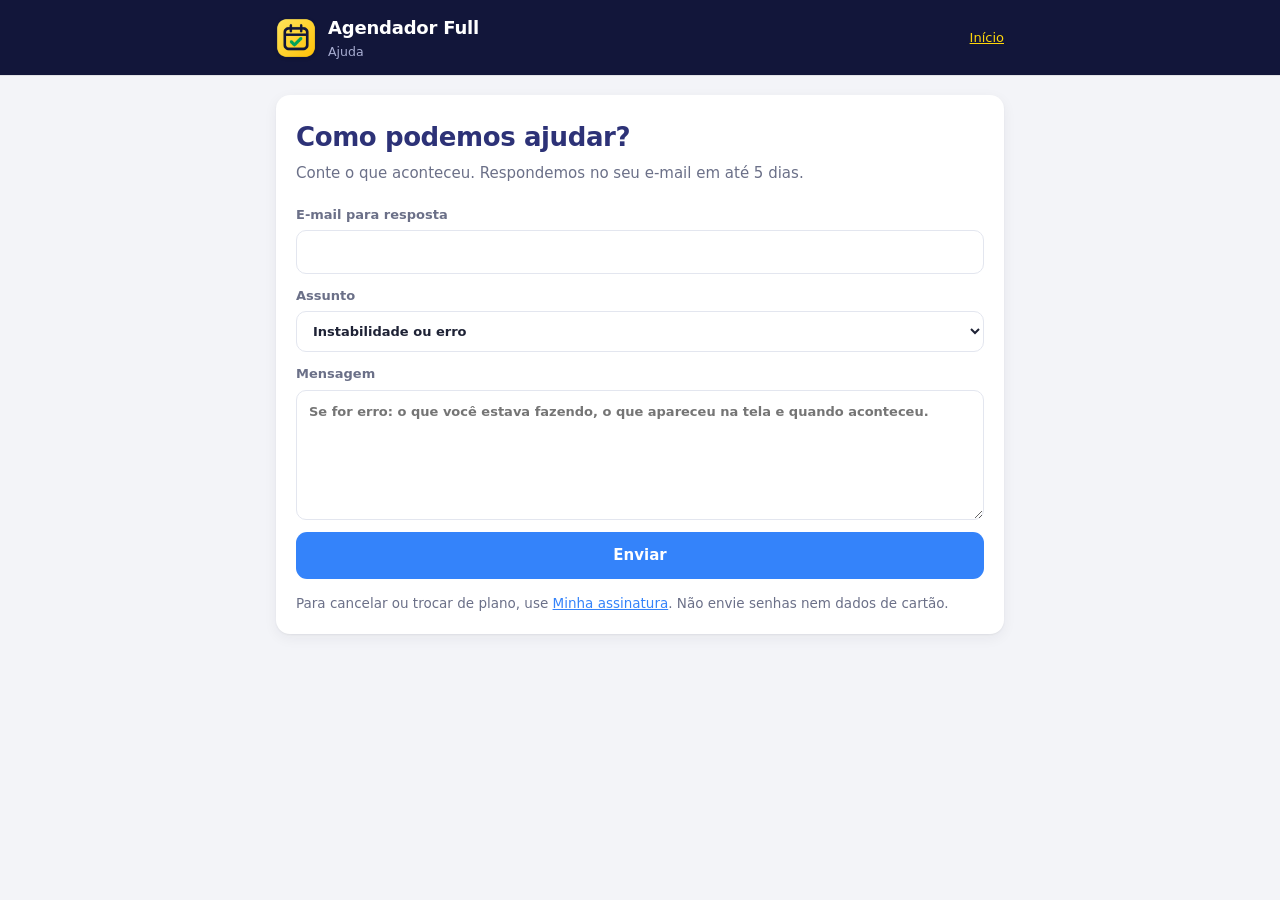
<file: ajuda.html>
<!doctype html>
<html lang="pt-BR">
<head>
<meta charset="utf-8">
<meta name="viewport" content="width=device-width, initial-scale=1">
<title>Agendador Full · Ajuda</title>
<link rel="icon" href="icone.png">
<link rel="stylesheet" href="estilo.css">
<style>
  label.campo select, label.campo textarea { display: block; width: 100%; margin-top: 5px; padding: 11px 12px; border: 1px solid var(--borda); border-radius: 10px; color: var(--texto); background: #fff; font: inherit; }
  label.campo textarea { min-height: 130px; resize: vertical; }
  .armadilha { position: absolute; left: -9999px; width: 1px; height: 1px; overflow: hidden; }
</style>
</head>
<body>
<header class="topo"><div class="dentro">
  <img src="icone.png" alt="">
  <div><strong>Agendador Full</strong><span>Ajuda</span></div>
  <div class="dir"><a href="./">Início</a></div>
</div></header>

<main>
  <section class="card" id="form">
    <h1>Como podemos ajudar?</h1>
    <p class="sub">Conte o que aconteceu. Respondemos no seu e-mail em até 5 dias.</p>
    <label class="campo">E-mail para resposta<input id="email" type="email" autocomplete="email"></label>
    <label class="campo">Assunto
      <select id="tipo"><option>Instabilidade ou erro</option><option>Dúvida</option><option>Assinatura ou cobrança</option><option>Nota fiscal</option><option>Outro</option></select>
    </label>
    <label class="campo">Mensagem<textarea id="mensagem" maxlength="2000" placeholder="Se for erro: o que você estava fazendo, o que apareceu na tela e quando aconteceu."></textarea></label>
    <div class="armadilha" aria-hidden="true"><label>Site<input id="site" tabindex="-1" autocomplete="off"></label></div>
    <button class="btn primario largo" id="btnEnviar">Enviar</button>
    <div id="msg"></div>
    <p class="sub" style="font-size:13.5px;margin:14px 0 0">Para cancelar ou trocar de plano, use <a href="assinatura.html">Minha assinatura</a>. Não envie senhas nem dados de cartão.</p>
  </section>
  <section class="card oculto" id="pronto"></section>
</main>

<script>
const API = 'https://qasrccmtrllotukyeiax.supabase.co/functions/v1/agendador-auth';
const $ = s => document.querySelector(s);
const esc = s => String(s ?? '').replace(/[&<>"']/g, c => ({ '&': '&amp;', '<': '&lt;', '>': '&gt;', '"': '&quot;', "'": '&#39;' }[c]));
const ERROS = {
  email_invalido: 'Confira o e-mail.', mensagem_curta: 'Escreva um pouco mais sobre o que aconteceu.',
  muitos_pedidos: 'Muitos pedidos enviados hoje. Tente amanhã ou escreva para agendadorfull.app@gmail.com.',
};
const falha = 'Não consegui enviar. Tente de novo ou escreva para agendadorfull.app@gmail.com.';
$('#btnEnviar').addEventListener('click', async () => {
  const b = $('#btnEnviar');
  b.disabled = true;
  let r;
  try {
    const resp = await fetch(API, { method: 'POST', headers: { 'Content-Type': 'application/json' }, body: JSON.stringify({
      acao: 'ajuda', email: $('#email').value.trim().toLowerCase(), tipo: $('#tipo').value, mensagem: $('#mensagem').value, site: $('#site').value,
    }) });
    r = await resp.json();
  } catch (e) { r = { ok: false }; }
  b.disabled = false;
  if (!r.ok) { $('#msg').innerHTML = `<div class="msg erro">${esc(ERROS[r.erro] || falha)}</div>`; return; }
  $('#form').classList.add('oculto');
  $('#pronto').classList.remove('oculto');
  $('#pronto').innerHTML = `<h2>Recebemos seu pedido</h2><div class="msg ok">Número do pedido: <b>${esc(r.numero)}</b>. Vamos responder em ${esc($('#email').value.trim())} em até 5 dias.</div><p><a class="btn claro" href="./">Voltar ao início</a></p>`;
});
</script>
</body>
</html>
</file>
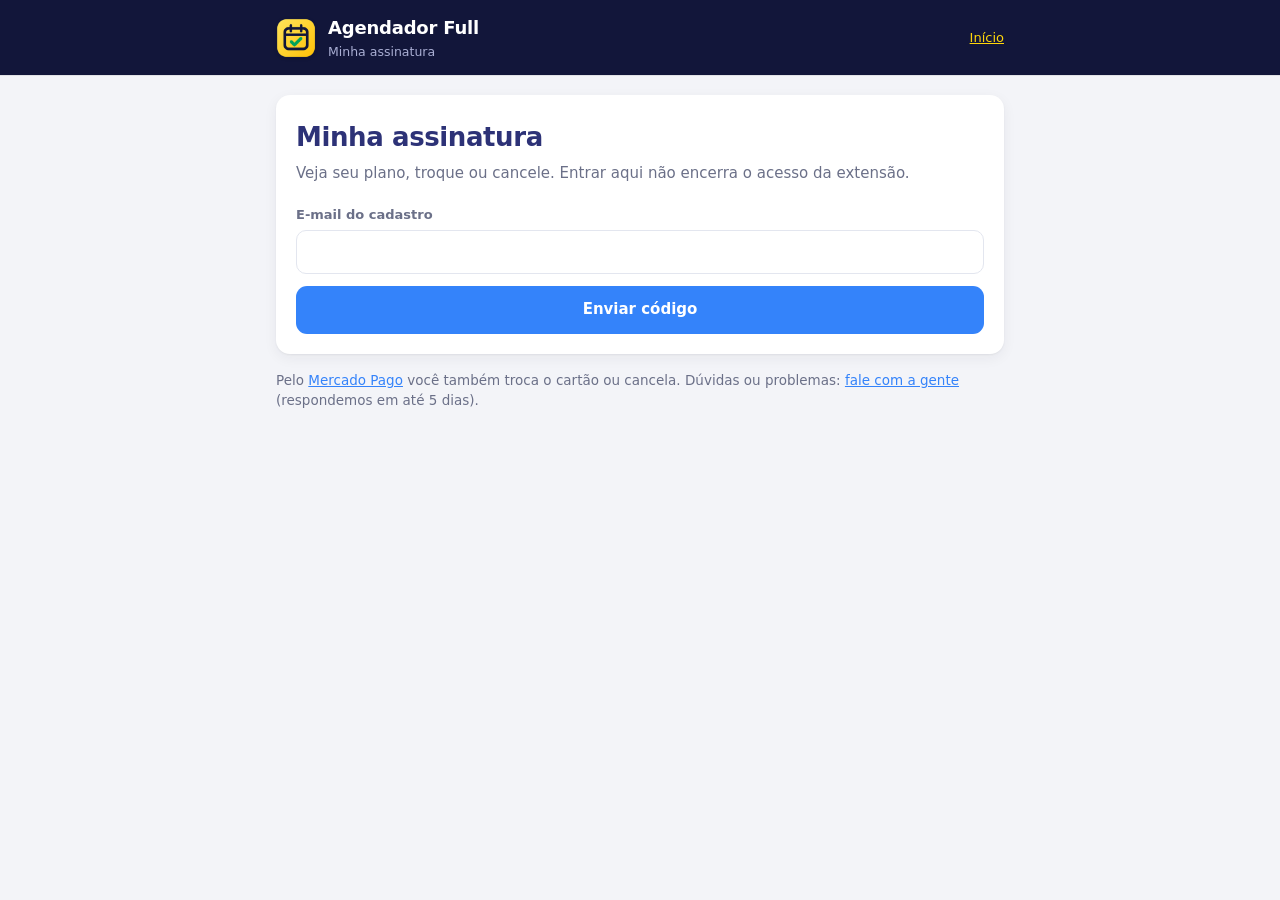
<file: assinatura.html>
<!doctype html>
<html lang="pt-BR">
<head>
<meta charset="utf-8">
<meta name="viewport" content="width=device-width, initial-scale=1">
<meta name="robots" content="noindex">
<title>Agendador Full · Minha assinatura</title>
<link rel="icon" href="icone.png">
<link rel="stylesheet" href="estilo.css">
<style>
  .linha { display: flex; justify-content: space-between; gap: 12px; padding: 9px 0; border-bottom: 1px solid var(--borda); }
  .linha:last-of-type { border-bottom: 0; }
  .linha span { color: var(--cinza); }
  .acoes { display: grid; grid-template-columns: 1fr 1fr; gap: 10px; margin-top: 14px; }
  .oferta { border: 1.5px solid var(--borda); border-radius: 12px; padding: 12px 14px; margin-bottom: 10px; display: flex; align-items: center; gap: 12px; flex-wrap: wrap; }
  .oferta div { flex: 1 1 200px; }
  .oferta small { display: block; color: var(--cinza); }
  label.campo select { display: block; width: 100%; margin-top: 5px; padding: 11px 12px; border: 1px solid var(--borda); border-radius: 10px; color: var(--texto); background: #fff; font: inherit; }
  @media (max-width: 480px) { .acoes { grid-template-columns: 1fr; } }
</style>
</head>
<body>
<header class="topo"><div class="dentro">
  <img src="icone.png" alt="">
  <div><strong>Agendador Full</strong><span>Minha assinatura</span></div>
  <div class="dir"><a href="./">Início</a></div>
</div></header>

<main>
  <section class="card" id="login">
    <h1>Minha assinatura</h1>
    <p class="sub">Veja seu plano, troque ou cancele. Entrar aqui não encerra o acesso da extensão.</p>
    <div id="etapaEmail">
      <label class="campo">E-mail do cadastro<input id="email" type="email" autocomplete="email"></label>
      <button class="btn primario largo" id="btnCodigo">Enviar código</button>
    </div>
    <div id="etapaCodigo" class="oculto">
      <label class="campo">Código de 6 dígitos (enviado para o seu e-mail)<input id="codigo" inputmode="numeric" maxlength="6" autocomplete="one-time-code"></label>
      <button class="btn primario largo" id="btnEntrar">Entrar</button>
      <p><button class="btn claro mini" id="btnVoltar">Trocar e-mail</button></p>
    </div>
    <div id="msgLogin"></div>
  </section>

  <section class="card oculto" id="painel"></section>
  <div id="msgPainel"></div>

  <p class="sub" style="font-size:13.5px">Pelo <a href="https://www.mercadopago.com.br/subscriptions" target="_blank" rel="noopener">Mercado Pago</a> você também troca o cartão ou cancela. Dúvidas ou problemas: <a href="ajuda.html">fale com a gente</a> (respondemos em até 5 dias).</p>
</main>

<script>
const API = 'https://qasrccmtrllotukyeiax.supabase.co/functions/v1/agendador-auth';
const $ = s => document.querySelector(s);
const esc = s => String(s ?? '').replace(/[&<>"']/g, c => ({ '&': '&amp;', '<': '&lt;', '>': '&gt;', '"': '&quot;', "'": '&#39;' }[c]));
const data = t => t ? new Date(t).toLocaleDateString('pt-BR') : '—';
const reais = v => 'R$ ' + Number(v).toFixed(2).replace('.', ',');
const PLANOS = {
  mensal: { nome: 'Mensal', meses: 1, valor: 29.90, porMes: 29.90 },
  semestral: { nome: 'Semestral', meses: 6, valor: 149.40, porMes: 24.90 },
  anual: { nome: 'Anual', meses: 12, valor: 238.80, porMes: 19.90 },
};
const SITUACAO = { sem: 'Sem assinatura', pendente: 'Pagamento não concluído', ativa: 'Ativa', pausada: 'Pausada', cancelada: 'Cancelada' };
const ERROS = {
  nao_cadastrado: 'Este e-mail não está cadastrado.', bloqueado: 'Este cadastro está bloqueado. Fale com o suporte.', email_invalido: 'E-mail inválido.',
  muitos_pedidos: 'Limite de 3 códigos por dia para este e-mail.', limite_geral: 'Limite diário de códigos atingido. Tente amanhã.',
  codigo_errado: 'Código errado.', codigo_expirado: 'Código expirado. Peça outro.', muitas_tentativas: 'Muitas tentativas. Peça outro código.',
  desconto_usado: 'O desconto já foi usado nesta conta.', desconto_indisponivel: 'O desconto não está disponível para esta assinatura.',
  sessao_invalida: 'Sua sessão terminou. Entre de novo.', sem_assinatura_ativa: 'Não há assinatura ativa para cancelar.',
  troca_invalida: 'Essa troca de plano não está disponível.', falha_servidor: 'O servidor não respondeu. Nada foi alterado. Tente de novo.',
};
let token = null, conta = null;

async function api(acao, dados = {}) {
  try {
    const r = await fetch(API, { method: 'POST', headers: { 'Content-Type': 'application/json' }, body: JSON.stringify({ acao, ...dados }) });
    return await r.json();
  } catch (e) { return { ok: false, erro: 'falha_servidor' }; }
}
const msg = (onde, tipo, txt) => { $(onde).innerHTML = txt ? `<div class="msg ${tipo}">${esc(txt)}</div>` : ''; };
const erroPainel = r => {
  if (r.erro === 'sessao_invalida') { token = null; $('#painel').classList.add('oculto'); $('#login').classList.remove('oculto'); $('#etapaCodigo').classList.add('oculto'); $('#etapaEmail').classList.remove('oculto'); return msg('#msgLogin', 'erro', ERROS.sessao_invalida); }
  msg('#msgPainel', 'erro', ERROS[r.erro] || ERROS.falha_servidor);
};

$('#btnCodigo').addEventListener('click', async () => {
  const email = $('#email').value.trim().toLowerCase();
  if (!email) return;
  $('#btnCodigo').disabled = true;
  const r = await api('pedir_codigo', { email, tipo: 'conta' });
  $('#btnCodigo').disabled = false;
  if (!r.ok) return msg('#msgLogin', 'erro', ERROS[r.erro] || 'Não consegui enviar o código.');
  msg('#msgLogin', 'info', 'Código enviado. Confira o e-mail (vale 10 minutos).');
  $('#etapaEmail').classList.add('oculto');
  $('#etapaCodigo').classList.remove('oculto');
  $('#codigo').focus();
});
$('#btnVoltar').addEventListener('click', () => { $('#etapaCodigo').classList.add('oculto'); $('#etapaEmail').classList.remove('oculto'); msg('#msgLogin'); });
$('#btnEntrar').addEventListener('click', async () => {
  $('#btnEntrar').disabled = true;
  const r = await api('confirmar', { email: $('#email').value.trim().toLowerCase(), codigo: $('#codigo').value.trim(), tipo: 'conta', dispositivo: 'site-assinatura' });
  $('#btnEntrar').disabled = false;
  if (!r.ok) return msg('#msgLogin', 'erro', (ERROS[r.erro] || 'Não consegui entrar.') + (r.restam != null ? ` Restam ${r.restam} tentativa(s).` : ''));
  token = r.token;
  msg('#msgLogin');
  carregar();
});

async function carregar() {
  const r = await api('conta_ver', { token });
  if (!r.ok) return erroPainel(r);
  conta = r;
  $('#login').classList.add('oculto');
  $('#painel').classList.remove('oculto');
  telaResumo();
}

function telaResumo() {
  msg('#msgPainel');
  const a = conta.assinatura, p = PLANOS[a.plano];
  const vale = a.pago_ate && new Date(a.pago_ate) > Date.now();
  let linhas = `<div class="linha"><span>E-mail</span><b>${esc(conta.email)}</b></div>`;
  if (a.cortesia) {
    $('#painel').innerHTML = `<h2>Sua conta</h2>${linhas}<div class="linha"><span>Situação</span><b>Cortesia${a.cortesia_ate ? ' até ' + data(a.cortesia_ate) : ''}</b></div>`;
    return;
  }
  linhas += `<div class="linha"><span>Situação</span><b>${esc(SITUACAO[a.situacao] || a.situacao)}</b></div>`;
  if (p) linhas += `<div class="linha"><span>Plano</span><b>${p.nome} · ${reais(p.valor)}</b></div>`;
  if (a.situacao === 'ativa' && conta.proxima) linhas += `<div class="linha"><span>Próxima cobrança</span><b>${data(conta.proxima)}${conta.valor_proxima != null ? ' · ' + reais(conta.valor_proxima) : ''}</b></div>`;
  if (a.pago_ate) linhas += `<div class="linha"><span>Acesso</span><b>${vale ? 'até ' + data(a.pago_ate) : 'venceu em ' + data(a.pago_ate)}</b></div>`;
  const ativa = ['ativa', 'pausada'].includes(a.situacao);
  $('#painel').innerHTML = `<h2>Sua assinatura</h2>${linhas}` + (ativa
    ? `<div class="acoes"><button class="btn claro" id="btnSair">Cancelar assinatura</button></div>`
    : `<div class="acoes"><a class="btn primario" href="./#planos">Ver planos</a></div>`);
  if (ativa) $('#btnSair').addEventListener('click', telaCancelar);
}

// Esteira de cancelamento: 1) motivo, 2) o que muda, 3) oferta e cancelamento final.
// As ofertas só aparecem na última etapa. São só duas etapas antes dela, e "Prefiro não dizer" sempre avança: sair continua fácil.
let motivoCancelar = '';
const MOTIVOS = ['Não preciso mais', 'Preço', 'Não marcou as vagas que eu queria', 'Problema técnico', 'Outro', 'Prefiro não dizer'];
const etapa = n => `<p class="sub" style="margin:0 0 10px;font-size:13px">Etapa ${n} de 3</p>`;

function telaCancelar() {
  msg('#msgPainel');
  const arr = conta.arrependimento;
  $('#painel').innerHTML = `<h2>Cancelar assinatura</h2>${etapa(1)}
    <p><b>Por que você quer cancelar?</b></p>
    ${MOTIVOS.map(m => `<label class="check"><input type="radio" name="motivo" value="${esc(m)}"${m === motivoCancelar ? ' checked' : ''}><span>${esc(m)}</span></label>`).join('')}
    ${arr ? `<div class="msg info">Você foi cobrado em ${data(arr.quando)} e ainda pode desistir com devolução de ${reais(arr.valor)}. A opção está na última etapa.</div>` : ''}
    <div class="acoes"><button class="btn claro" id="btnFicar">Manter assinatura</button><button class="btn primario" id="btnSeguir" disabled>Continuar</button></div>`;
  $('#btnFicar').addEventListener('click', telaResumo);
  const seguir = $('#btnSeguir');
  seguir.disabled = !motivoCancelar;
  document.querySelectorAll('[name=motivo]').forEach(r => r.addEventListener('change', () => { motivoCancelar = r.value; seguir.disabled = false; }));
  seguir.addEventListener('click', telaConsequencias);
}

function telaConsequencias() {
  const a = conta.assinatura;
  const apoio = ['Não marcou as vagas que eu queria', 'Problema técnico'].includes(motivoCancelar)
    ? `<div class="msg info">Talvez a gente consiga resolver. <a href="ajuda.html" target="_blank" rel="noopener">Conte o que aconteceu</a> e respondemos em até 5 dias.</div>` : '';
  $('#painel').innerHTML = `<h2>Cancelar assinatura</h2>${etapa(2)}
    <p><b>O que muda se você cancelar:</b></p>
    <ul>
      <li>A extensão para de monitorar e marcar vagas${a.pago_ate ? ` depois de <b>${data(a.pago_ate)}</b>` : ''}.</li>
      <li>Não haverá novas cobranças.</li>
      <li>Os 7 dias grátis valem só para a primeira assinatura. Se voltar depois, a cobrança é feita na hora.</li>
    </ul>
    ${apoio}
    <div class="acoes"><button class="btn claro" id="btnFicar">Manter assinatura</button><button class="btn primario" id="btnSeguir">Continuar cancelando</button></div>`;
  $('#btnFicar').addEventListener('click', telaResumo);
  $('#btnSeguir').addEventListener('click', telaFinal);
}

function telaFinal() {
  const a = conta.assinatura, atual = PLANOS[a.plano];
  const maiores = Object.entries(PLANOS).filter(([, p]) => atual && a.situacao === 'ativa' && p.meses > atual.meses);
  const ofertas = maiores.length ? `<p>Os planos maiores também saem mais baratos por mês:</p>` + maiores.map(([k, p]) => `
    <div class="oferta"><div><b>${p.nome}: ${reais(p.porMes)} por mês</b><small>${reais(p.valor)} cobrados hoje. O tempo restante do plano atual não é somado.</small></div>
    <button class="btn claro mini" data-trocar="${k}">Trocar para ${p.nome}</button></div>`).join('') : '';
  const arr = conta.arrependimento, d = conta.desconto;
  const oferta = d ? `<div class="oferta"><div><b>Fique com ${d.pct}% de desconto: ${reais(d.valor)} em vez de ${reais(d.de)}</b><small>Só na próxima cobrança. Depois volta a ${reais(d.de)}. Oferta única.</small></div>
    <button class="btn sucesso mini" id="btnDesconto">Aceitar desconto</button></div>` : '';
  $('#painel').innerHTML = `<h2>Cancelar assinatura</h2>${etapa(3)}
    ${oferta || ofertas ? '<p><b>Antes de sair, temos uma oferta para você:</b></p>' : ''}
    ${oferta}${ofertas}
    <p>Ao cancelar, não haverá novas cobranças.${a.pago_ate ? ` Você continua usando até <b>${data(a.pago_ate)}</b>.` : ''} Não há devolução proporcional do período em andamento.</p>
    ${arr ? `<label class="check"><input type="checkbox" id="arrepender"><span>Quero desistir e receber de volta ${reais(arr.valor)}, cobrados em ${data(arr.quando)} (direito de arrependimento, até 7 dias). O acesso termina quando a devolução for feita.</span></label>` : ''}
    <div class="acoes"><button class="btn claro" id="btnFicar">Manter assinatura</button><button class="btn perigo" id="btnConfirmar">Cancelar assinatura</button></div>`;
  $('#btnFicar').addEventListener('click', telaResumo);
  $('#btnConfirmar').addEventListener('click', cancelar);
  if (d) $('#btnDesconto').addEventListener('click', aceitarDesconto);
  document.querySelectorAll('[data-trocar]').forEach(b => b.addEventListener('click', () => trocar(b.dataset.trocar, b)));
}

async function cancelar() {
  const b = $('#btnConfirmar');
  b.disabled = true; b.textContent = 'Cancelando…';
  const r = await api('conta_cancelar', { token, motivo: motivoCancelar === 'Prefiro não dizer' ? '' : motivoCancelar, arrepender: !!($('#arrepender') && $('#arrepender').checked) });
  if (!r.ok) { b.disabled = false; b.textContent = 'Cancelar assinatura'; return erroPainel(r); }
  $('#painel').innerHTML = `<h2>Assinatura cancelada</h2>
    <div class="msg ok">Recebemos seu pedido. Não haverá novas cobranças. Enviamos a confirmação para ${esc(conta.email)}.</div>
    <p>${r.devolucao ? 'Seu pedido de devolução foi registrado e vamos responder em até 5 dias.' : r.acesso_ate ? `Você continua usando até <b>${data(r.acesso_ate)}</b>.` : ''}</p>
    <a class="btn claro" href="./">Voltar ao início</a>`;
}

async function aceitarDesconto() {
  const b = $('#btnDesconto');
  b.disabled = true;
  const r = await api('conta_desconto', { token });
  if (!r.ok) { b.disabled = false; return erroPainel(r); }
  $('#painel').innerHTML = `<h2>Desconto aplicado</h2>
    <div class="msg ok">Sua próxima cobrança${r.proxima ? `, em ${data(r.proxima)},` : ''} será de <b>${reais(r.valor)}</b>. Depois volta a ${reais(r.cheio)}. Enviamos a confirmação para ${esc(conta.email)}.</div>
    <p><a class="btn claro" href="./">Voltar ao início</a></p>`;
}

async function trocar(plano, b) {
  b.disabled = true;
  const r = await api('conta_trocar', { token, plano });
  if (!r.ok || !r.url) { b.disabled = false; return erroPainel(r); }
  location.href = r.url;
}
</script>
</body>
</html>
</file>
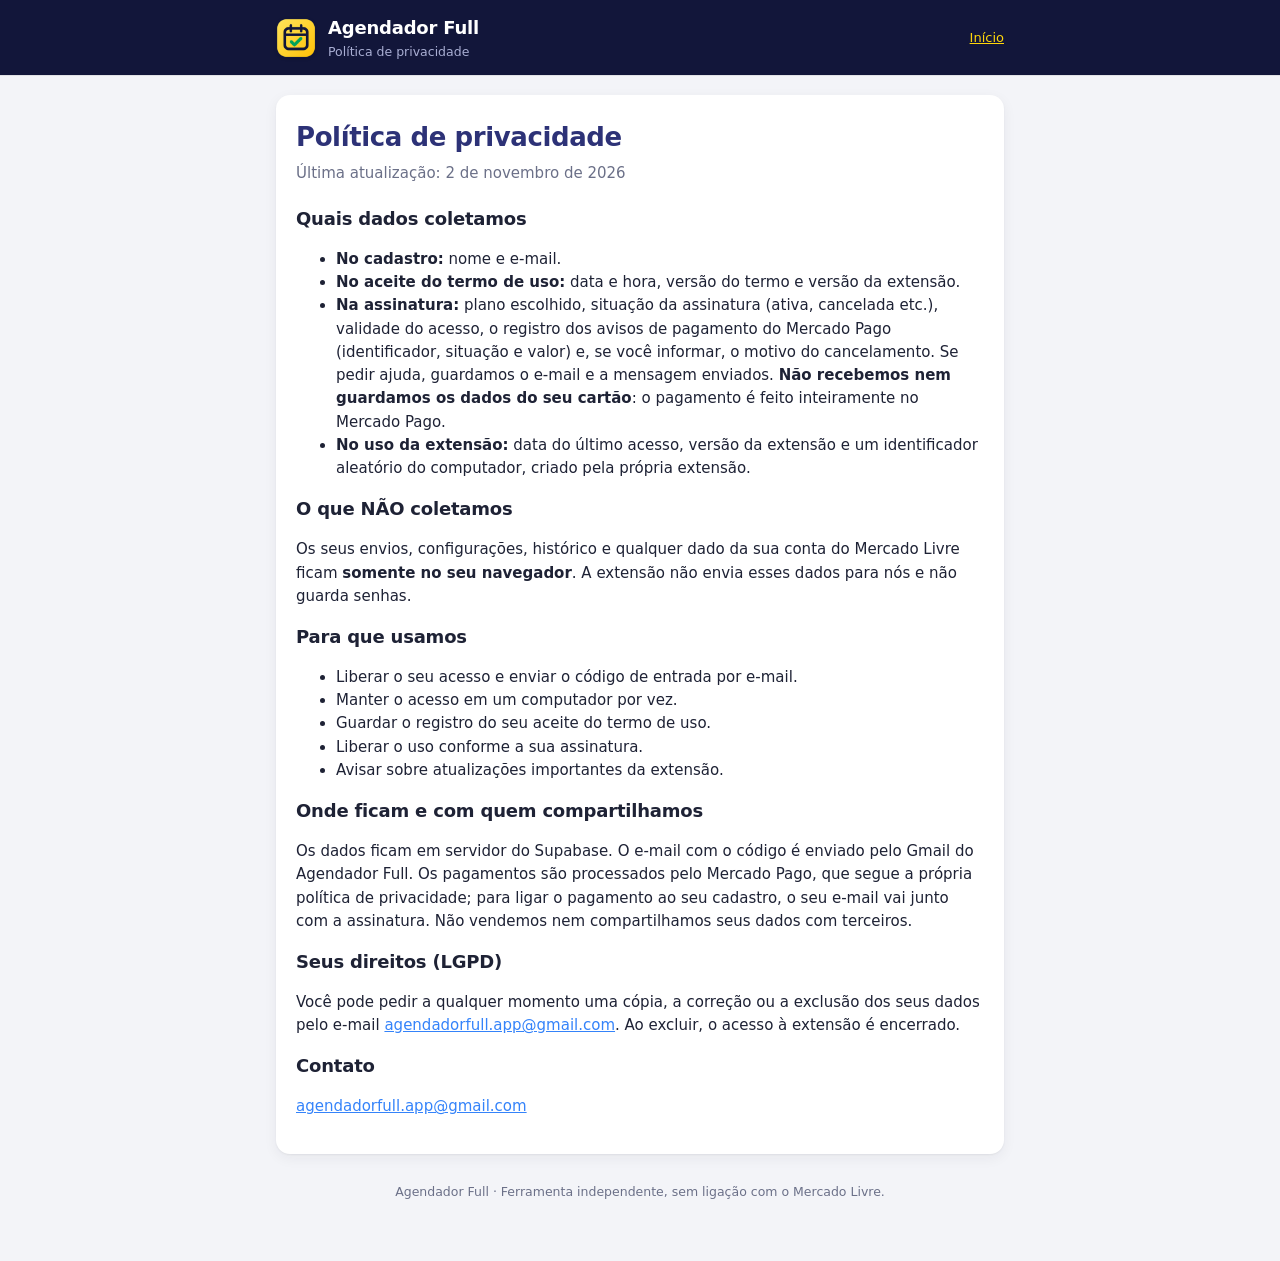
<file: privacidade.html>
<!doctype html>
<html lang="pt-BR">
<head>
<meta charset="utf-8">
<meta name="viewport" content="width=device-width, initial-scale=1">
<title>Agendador Full · Política de privacidade</title>
<link rel="icon" href="icone.png">
<link rel="stylesheet" href="estilo.css">
</head>
<body>
<header class="topo"><div class="dentro">
  <img src="icone.png" alt="">
  <div><strong>Agendador Full</strong><span>Política de privacidade</span></div>
  <div class="dir"><a href="./">Início</a></div>
</div></header>

<main>
  <section class="card">
    <h1>Política de privacidade</h1>
    <p class="sub">Última atualização: 2 de novembro de 2026</p>

    <h2>Quais dados coletamos</h2>
    <ul>
      <li><b>No cadastro:</b> nome e e-mail.</li>
      <li><b>No aceite do termo de uso:</b> data e hora, versão do termo e versão da extensão.</li>
      <li><b>Na assinatura:</b> plano escolhido, situação da assinatura (ativa, cancelada etc.), validade do acesso, o registro dos avisos de pagamento do Mercado Pago (identificador, situação e valor) e, se você informar, o motivo do cancelamento. Se pedir ajuda, guardamos o e-mail e a mensagem enviados. <b>Não recebemos nem guardamos os dados do seu cartão</b>: o pagamento é feito inteiramente no Mercado Pago.</li>
      <li><b>No uso da extensão:</b> data do último acesso, versão da extensão e um identificador aleatório do computador, criado pela própria extensão.</li>
    </ul>

    <h2>O que NÃO coletamos</h2>
    <p>Os seus envios, configurações, histórico e qualquer dado da sua conta do Mercado Livre ficam <b>somente no seu navegador</b>. A extensão não envia esses dados para nós e não guarda senhas.</p>

    <h2>Para que usamos</h2>
    <ul>
      <li>Liberar o seu acesso e enviar o código de entrada por e-mail.</li>
      <li>Manter o acesso em um computador por vez.</li>
      <li>Guardar o registro do seu aceite do termo de uso.</li>
      <li>Liberar o uso conforme a sua assinatura.</li>
      <li>Avisar sobre atualizações importantes da extensão.</li>
    </ul>

    <h2>Onde ficam e com quem compartilhamos</h2>
    <p>Os dados ficam em servidor do Supabase. O e-mail com o código é enviado pelo Gmail do Agendador Full. Os pagamentos são processados pelo Mercado Pago, que segue a própria política de privacidade; para ligar o pagamento ao seu cadastro, o seu e-mail vai junto com a assinatura. Não vendemos nem compartilhamos seus dados com terceiros.</p>

    <h2>Seus direitos (LGPD)</h2>
    <p>Você pode pedir a qualquer momento uma cópia, a correção ou a exclusão dos seus dados pelo e-mail <a href="mailto:agendadorfull.app@gmail.com">agendadorfull.app@gmail.com</a>. Ao excluir, o acesso à extensão é encerrado.</p>

    <h2>Contato</h2>
    <p><a href="mailto:agendadorfull.app@gmail.com">agendadorfull.app@gmail.com</a></p>
  </section>
  <p class="rodape">Agendador Full · Ferramenta independente, sem ligação com o Mercado Livre.</p>
</main>
</body>
</html>
</file>
<file: landing.css>
/* Página de vendas (index.html). Admin e privacidade usam estilo.css. */
:root {
  --noite: #12163A;
  --noite-2: #1C2156;
  --ouro: #FFD60A;
  --ouro-escuro: #E5B800;
  --verde: #00B35C;
  --verde-bg: #E3F6EC;
  --azul: #3A6CF4;
  --azul-bg: #ECF1FF;
  --vermelho: #E0383E;
  --vermelho-bg: #FDECEC;
  --ambar-bg: #FFF5D6;
  --texto: #1A1D35;
  --cinza: #5E6380;
  --cinza-2: #8A8FA8;
  --linha: #E6E8F0;
  --fundo: #F6F7FB;
  --branco: #FFFFFF;
  --raio: 18px;
  --sombra: 0 1px 2px rgba(18, 22, 58, .05), 0 10px 30px rgba(18, 22, 58, .08);
}
* { box-sizing: border-box; }
html { scroll-behavior: smooth; }
body { margin: 0; font: 16px/1.6 "Plus Jakarta Sans", system-ui, -apple-system, "Segoe UI", Roboto, sans-serif; color: var(--texto); background: var(--branco); }
a { color: var(--azul); }
button, input { font: inherit; }
img { max-width: 100%; }
.wrap { max-width: 1120px; margin: 0 auto; padding: 0 20px; }
.oculto { display: none !important; }

/* ---------- navegação ---------- */
.nav { position: sticky; top: 0; z-index: 20; background: rgba(18, 22, 58, .92); backdrop-filter: blur(10px); }
.nav .wrap { display: flex; align-items: center; gap: 12px; height: 64px; }
.marca { display: flex; align-items: center; gap: 10px; color: #fff; text-decoration: none; font-weight: 800; letter-spacing: -.3px; font-size: 18px; }
.marca img { width: 34px; height: 34px; border-radius: 9px; }
.nav .links { margin-left: auto; display: flex; gap: 22px; align-items: center; }
.nav .links a { color: #C9CCE6; text-decoration: none; font-size: 14.5px; font-weight: 600; }
.nav .links a:hover { color: #fff; }
.nav .links a.btn-ouro, .nav .links a.btn-ouro:hover { color: var(--noite); }
section[id] { scroll-margin-top: 64px; }

/* ---------- botões ---------- */
.btn { display: inline-flex; align-items: center; justify-content: center; gap: 8px; border: 0; border-radius: 12px; padding: 14px 22px; font-weight: 800; cursor: pointer; text-decoration: none; transition: transform .15s, box-shadow .15s, filter .15s; }
.btn:hover:not(:disabled) { transform: translateY(-1px); }
.btn:disabled { opacity: .45; cursor: not-allowed; }
.btn-ouro { background: var(--ouro); color: var(--noite); box-shadow: 0 6px 20px rgba(255, 214, 10, .35); }
.btn-ouro:hover:not(:disabled) { box-shadow: 0 10px 26px rgba(255, 214, 10, .45); }
.btn-fantasma { background: rgba(255, 255, 255, .08); color: #fff; border: 1px solid rgba(255, 255, 255, .2); }
.btn-verde { background: var(--verde); color: #fff; box-shadow: 0 6px 18px rgba(0, 179, 92, .3); }
.btn-azul { background: var(--azul); color: #fff; }
.btn-mini { padding: 9px 14px; font-size: 14px; border-radius: 10px; }
.btn.largo { width: 100%; }

/* ---------- hero ---------- */
.hero { background: radial-gradient(1200px 500px at 85% -10%, rgba(255, 214, 10, .18), transparent 60%), radial-gradient(900px 500px at -10% 110%, rgba(58, 108, 244, .25), transparent 60%), var(--noite); color: #fff; padding: 72px 0 88px; overflow: hidden; }
.hero .wrap { display: grid; grid-template-columns: 1.1fr .9fr; gap: 48px; align-items: center; }
.etiqueta { display: inline-flex; align-items: center; gap: 8px; background: rgba(255, 214, 10, .14); color: var(--ouro); border: 1px solid rgba(255, 214, 10, .35); font-size: 13px; font-weight: 700; padding: 6px 12px; border-radius: 30px; }
.etiqueta i { width: 8px; height: 8px; border-radius: 50%; background: var(--ouro); animation: pulsar 1.6s infinite; }
@keyframes pulsar { 0%, 100% { opacity: 1; } 50% { opacity: .3; } }
.hero h1 { font-size: clamp(34px, 5vw, 54px); line-height: 1.08; letter-spacing: -1.5px; margin: 18px 0 18px; font-weight: 800; }
.hero h1 em { font-style: normal; color: var(--ouro); }
.hero p.lead { font-size: 19px; color: #C9CCE6; margin: 0 0 30px; max-width: 540px; }
.hero .ctas { display: flex; gap: 12px; flex-wrap: wrap; }
.hero .garantias { display: flex; gap: 20px; flex-wrap: wrap; margin-top: 26px; color: #A9AED3; font-size: 14px; }
.hero .garantias span::before { content: "✓"; color: var(--verde); font-weight: 800; margin-right: 6px; }

/* mock da extensão */
.mock { position: relative; justify-self: center; width: 100%; max-width: 380px; }
.popup { background: #F3F4F8; border-radius: 16px; box-shadow: 0 30px 80px rgba(0, 0, 0, .45); overflow: hidden; color: var(--texto); font-size: 13px; transform: rotate(-1.5deg); }
.popup .ptopo { background: #FFE600; padding: 12px 14px; display: flex; align-items: center; gap: 10px; }
.popup .ptopo img { width: 30px; height: 30px; border-radius: 8px; }
.popup .ptopo b { color: #2D3277; font-size: 14px; display: block; line-height: 1.2; }
.popup .ptopo small { color: #5B5A2E; font-size: 11px; }
.popup .pcorpo { padding: 12px; display: grid; gap: 10px; }
.pcard { background: #fff; border-radius: 12px; padding: 11px 13px; box-shadow: 0 1px 2px rgba(0,0,0,.05); }
.pcard .l { display: flex; justify-content: space-between; align-items: center; gap: 8px; }
.pcard .num b { color: #2D3277; }
.pill { font-size: 11px; font-weight: 800; padding: 3px 9px; border-radius: 20px; white-space: nowrap; }
.pill.on { background: var(--verde-bg); color: var(--verde); }
.pill.ok { background: var(--azul-bg); color: var(--azul); }
.pcard .r { margin-top: 6px; font-size: 12px; color: var(--cinza); line-height: 1.5; }
.pcard .res { margin-top: 8px; background: var(--azul-bg); color: #24308F; border-radius: 8px; padding: 6px 9px; font-size: 12px; font-weight: 700; }
.ponto { display: inline-block; width: 7px; height: 7px; border-radius: 50%; background: currentColor; margin-right: 5px; animation: pulsar 1.4s infinite; }
.toast { position: absolute; right: -18px; bottom: -26px; background: #fff; color: var(--texto); border-radius: 14px; box-shadow: 0 20px 50px rgba(0, 0, 0, .35); padding: 12px 14px; display: flex; gap: 10px; align-items: center; width: 270px; transform: rotate(2deg); animation: subir .8s .6s both; }
.toast .ic { width: 36px; height: 36px; border-radius: 10px; background: var(--verde-bg); display: grid; place-items: center; font-size: 18px; flex: none; }
.toast b { display: block; font-size: 13.5px; }
.toast small { color: var(--cinza); font-size: 12px; }
@keyframes subir { from { opacity: 0; transform: translateY(16px) rotate(2deg); } to { opacity: 1; transform: translateY(0) rotate(2deg); } }

/* ---------- seções ---------- */
section.sec { padding: 88px 0; }
section.sec.cinza { background: var(--fundo); }
.sec-tit { text-align: center; max-width: 720px; margin: 0 auto 48px; }
.sec-tit .sobre { color: var(--azul); font-weight: 800; font-size: 13px; letter-spacing: 1.2px; text-transform: uppercase; }
.sec-tit h2 { font-size: clamp(28px, 3.6vw, 40px); line-height: 1.15; letter-spacing: -1px; margin: 10px 0 12px; }
.sec-tit p { color: var(--cinza); font-size: 18px; margin: 0; }

/* dores */
.dores { display: grid; grid-template-columns: repeat(3, 1fr); gap: 20px; }
.dor { background: var(--branco); border: 1px solid var(--linha); border-radius: var(--raio); padding: 26px; }
.dor .em { font-size: 30px; }
.dor h3 { margin: 12px 0 8px; font-size: 19px; letter-spacing: -.3px; }
.dor p { margin: 0; color: var(--cinza); }
.virada { margin: 36px auto 0; max-width: 760px; text-align: center; font-size: 20px; font-weight: 700; }
.virada em { font-style: normal; background: linear-gradient(transparent 60%, rgba(255, 214, 10, .55) 60%); }

/* passos */
.passos { display: grid; grid-template-columns: repeat(3, 1fr); gap: 24px; counter-reset: p; }
.passo { position: relative; background: var(--branco); border-radius: var(--raio); padding: 30px 26px 26px; box-shadow: var(--sombra); }
.passo::before { counter-increment: p; content: counter(p); position: absolute; top: -18px; left: 26px; width: 40px; height: 40px; border-radius: 12px; background: var(--noite); color: var(--ouro); display: grid; place-items: center; font-weight: 800; font-size: 18px; }
.passo h3 { margin: 12px 0 8px; font-size: 20px; letter-spacing: -.3px; }
.passo p { margin: 0; color: var(--cinza); }
.passo .ex { margin-top: 14px; background: var(--fundo); border-radius: 10px; padding: 10px 12px; font-size: 14px; color: var(--texto); }

/* recursos */
.recursos { display: grid; grid-template-columns: repeat(3, 1fr); gap: 18px; }
.rec { border: 1px solid var(--linha); border-radius: var(--raio); padding: 22px; background: var(--branco); transition: border-color .15s, box-shadow .15s; }
.rec:hover { border-color: #C9D3F7; box-shadow: var(--sombra); }
.rec .ic { width: 44px; height: 44px; border-radius: 12px; background: var(--azul-bg); display: grid; place-items: center; font-size: 22px; }
.rec h3 { font-size: 17px; margin: 14px 0 6px; letter-spacing: -.2px; }
.rec p { margin: 0; color: var(--cinza); font-size: 15px; }

/* controle */
.controle { display: grid; grid-template-columns: 1fr 1fr; gap: 48px; align-items: center; }
.controle h2 { font-size: clamp(28px, 3.4vw, 38px); line-height: 1.15; letter-spacing: -1px; margin: 10px 0 14px; }
.controle ul { list-style: none; padding: 0; margin: 20px 0 0; display: grid; gap: 14px; }
.controle li { display: flex; gap: 12px; }
.controle li b { display: block; }
.controle li span.ic { flex: none; width: 30px; height: 30px; border-radius: 9px; background: var(--verde-bg); color: var(--verde); display: grid; place-items: center; font-weight: 800; }
.controle li small { color: var(--cinza); font-size: 15px; }
.resumo-mock { background: var(--branco); border-radius: var(--raio); box-shadow: var(--sombra); padding: 24px; }
.resumo-mock h4 { margin: 0 0 4px; font-size: 18px; }
.resumo-mock .d { color: var(--cinza); font-size: 14px; margin-bottom: 14px; }
.op { border: 1px solid var(--linha); border-radius: 12px; padding: 12px 14px; margin-bottom: 10px; font-size: 14px; }
.op b.t { display: flex; align-items: center; gap: 8px; margin-bottom: 6px; }
.op b.t i { font-style: normal; width: 22px; height: 22px; border-radius: 7px; background: var(--noite); color: var(--ouro); display: grid; place-items: center; font-size: 12px; }
.op small { color: var(--cinza-2); font-weight: 600; }
.op div { color: var(--cinza); line-height: 1.7; }
.btn-fake { margin-top: 6px; background: var(--verde); color: #fff; border-radius: 10px; padding: 11px; text-align: center; font-weight: 800; font-size: 14px; }

/* preço */
.preco { max-width: 760px; margin: 0 auto; background: var(--noite); color: #fff; border-radius: 24px; padding: 44px; text-align: center; position: relative; overflow: hidden; }
.preco::after { content: ""; position: absolute; inset: auto -80px -120px auto; width: 300px; height: 300px; background: radial-gradient(circle, rgba(255, 214, 10, .25), transparent 70%); }
.preco h2 { font-size: clamp(28px, 3.4vw, 38px); letter-spacing: -1px; margin: 14px 0 10px; }
.preco p { color: #C9CCE6; font-size: 18px; margin: 0 0 26px; }
.preco .grande { font-size: 56px; font-weight: 800; color: var(--ouro); letter-spacing: -2px; line-height: 1; }
.preco .grande small { font-size: 18px; color: #C9CCE6; letter-spacing: 0; font-weight: 600; }

/* planos */
.planos { display: grid; grid-template-columns: repeat(3, 1fr); gap: 20px; max-width: 980px; margin: 0 auto; align-items: stretch; }
.plano { background: var(--branco); border: 1px solid var(--linha); border-radius: 22px; padding: 28px 24px; box-shadow: var(--sombra); display: flex; flex-direction: column; position: relative; }
.plano h3 { margin: 0 0 14px; font-size: 19px; }
.plano .valor { font-size: 44px; font-weight: 800; letter-spacing: -1.5px; line-height: 1; color: var(--noite); }
.plano .valor small { font-size: 16px; color: var(--cinza); font-weight: 600; letter-spacing: 0; }
.plano .cobra { color: var(--cinza); font-size: 15px; margin: 10px 0 18px; min-height: 22px; }
.plano .economia { display: inline-block; align-self: flex-start; background: var(--verde-bg); color: #00562B; font-weight: 800; font-size: 13px; padding: 4px 10px; border-radius: 20px; margin-bottom: 18px; }
.plano .btn { margin-top: auto; }
.plano.destaque { background: var(--noite); color: #fff; border-color: var(--noite); }
.plano.destaque .valor { color: var(--ouro); }
.plano.destaque .cobra, .plano.destaque .valor small { color: #C9CCE6; }
.plano .selo { position: absolute; top: -12px; right: 20px; background: var(--ouro); color: var(--noite); font-size: 12px; font-weight: 800; padding: 5px 12px; border-radius: 20px; }
.planos-nota { text-align: center; color: var(--cinza); font-size: 15px; max-width: 640px; margin: 26px auto 0; }
.escolha { display: grid; gap: 10px; margin-bottom: 16px; }
.escolha label { display: flex; align-items: center; gap: 12px; border: 1.5px solid var(--linha); border-radius: 12px; padding: 12px 14px; cursor: pointer; transition: border-color .15s, background .15s; }
.escolha label:has(input:checked) { border-color: var(--verde); background: var(--verde-bg); }
.escolha input { width: 19px; height: 19px; margin: 0; accent-color: var(--verde); flex: none; }
.escolha b { flex: 1; }
.escolha span { color: var(--cinza); font-size: 14px; text-align: right; }
@media (max-width: 900px) { .planos { grid-template-columns: 1fr; max-width: 440px; } }

/* faq */
.faq { max-width: 780px; margin: 0 auto; display: grid; gap: 12px; }
.faq details { background: var(--branco); border: 1px solid var(--linha); border-radius: 14px; padding: 4px 20px; }
.faq summary { cursor: pointer; font-weight: 700; padding: 14px 0; list-style: none; display: flex; justify-content: space-between; gap: 12px; }
.faq summary::-webkit-details-marker { display: none; }
.faq summary::after { content: "+"; font-size: 22px; color: var(--azul); line-height: 1; }
.faq details[open] summary::after { content: "–"; }
.faq details p { margin: 0 0 16px; color: var(--cinza); }

/* cadastro */
.cad { display: grid; grid-template-columns: .9fr 1.1fr; gap: 40px; align-items: start; }
.cad-lado h2 { font-size: clamp(28px, 3.4vw, 38px); line-height: 1.15; letter-spacing: -1px; margin: 10px 0 14px; }
.cad-lado p { color: var(--cinza); font-size: 17px; }
.etapas-mini { display: grid; gap: 10px; margin-top: 22px; }
.etapas-mini div { display: flex; gap: 12px; align-items: center; font-weight: 600; }
.etapas-mini i { font-style: normal; width: 30px; height: 30px; border-radius: 9px; background: var(--noite); color: var(--ouro); display: grid; place-items: center; font-weight: 800; flex: none; }
.caixa { background: var(--branco); border-radius: 22px; box-shadow: var(--sombra); padding: 28px; border: 1px solid var(--linha); }
.caixa h3 { margin: 0 0 16px; font-size: 21px; letter-spacing: -.3px; }
label.campo { display: block; font-size: 14px; font-weight: 700; color: var(--texto); margin-bottom: 14px; }
label.campo small { font-weight: 500; color: var(--cinza-2); }
label.campo input { display: block; width: 100%; margin-top: 6px; padding: 13px 14px; border: 1.5px solid var(--linha); border-radius: 12px; color: var(--texto); background: #fff; outline: none; transition: border-color .15s, box-shadow .15s; }
label.campo input:focus { border-color: var(--azul); box-shadow: 0 0 0 4px rgba(58, 108, 244, .12); }
.termo { background: var(--ambar-bg); border-radius: 14px; padding: 14px 16px; margin: 4px 0 14px; font-size: 13.5px; color: #4D3600; max-height: 210px; overflow-y: auto; }
.termo b.tit { display: block; margin-bottom: 8px; font-size: 14px; }
.termo ol { margin: 0; padding-left: 20px; display: grid; gap: 6px; }
.check { display: flex; gap: 10px; align-items: flex-start; border: 1.5px solid var(--linha); border-radius: 12px; padding: 12px 14px; margin-bottom: 16px; cursor: pointer; font-weight: 700; font-size: 14.5px; transition: border-color .15s, background .15s; }
.check:has(input:checked) { border-color: var(--verde); background: var(--verde-bg); }
.check input { width: 19px; height: 19px; margin: 2px 0 0; accent-color: var(--verde); flex: none; }
.msg { border-radius: 12px; padding: 12px 14px; font-size: 14.5px; margin-top: 14px; }
.msg.erro { background: var(--vermelho-bg); color: var(--vermelho); }
.msg.ok { background: var(--verde-bg); color: #00562B; }
.msg.info { background: var(--azul-bg); color: #24308F; }

.instalar { margin-top: 22px; }
.instalar h3 { display: flex; align-items: center; gap: 10px; }
ol.inst { margin: 0; padding-left: 22px; display: grid; gap: 10px; color: var(--texto); }
ol.inst li::marker { font-weight: 800; color: var(--azul); }
code { background: var(--fundo); border: 1px solid var(--linha); border-radius: 6px; padding: 1px 6px; font-size: 13.5px; }
.aviso { background: var(--vermelho-bg); color: #8A1F23; border-radius: 12px; padding: 12px 14px; font-size: 14.5px; margin: 16px 0 0; }

/* rodapé */
footer { background: var(--noite); color: #A9AED3; padding: 40px 0; font-size: 14px; }
footer .wrap { display: flex; flex-wrap: wrap; gap: 16px; justify-content: space-between; align-items: center; }
footer a { color: #E6E8F7; }

/* ---------- responsivo ---------- */
@media (max-width: 900px) {
  .hero .wrap, .controle, .cad { grid-template-columns: 1fr; }
  .dores, .passos, .recursos { grid-template-columns: 1fr; }
  .mock { margin-top: 20px; }
  .toast { right: 0; }
  .nav .links a.esconder { display: none; }
  section.sec { padding: 64px 0; }
  .passos { gap: 34px; }
}
@media (min-width: 901px) and (max-width: 1050px) {
  .recursos { grid-template-columns: repeat(2, 1fr); }
}

/* ---------- ícones (sprite SVG no index.html) ---------- */
svg.i, svg.i-sm, svg.i-xs, svg.i-md { fill: none; stroke: currentColor; stroke-width: 2; stroke-linecap: round; stroke-linejoin: round; flex: none; }
svg.i { width: 26px; height: 26px; }
svg.i-md { width: 22px; height: 22px; vertical-align: -4px; color: var(--verde); }
svg.i-sm { width: 17px; height: 17px; vertical-align: -3px; }
svg.i-xs { width: 13px; height: 13px; vertical-align: -2px; margin-right: 3px; color: #6B7088; }
svg.cheio { fill: currentColor; }
svg.verde { color: var(--verde); }
.pill svg.i-xs { color: currentColor; stroke-width: 3; }
.tile { width: 54px; height: 54px; border-radius: 16px; display: grid; place-items: center; color: #fff; box-shadow: 0 8px 20px -6px var(--sombra-tile, rgba(58,108,244,.5)); }
.t-azul  { background: linear-gradient(135deg, #5B8CFF, #3A5BE0); --sombra-tile: rgba(58, 91, 224, .5); }
.t-roxo  { background: linear-gradient(135deg, #8B6CFF, #5B3FD9); --sombra-tile: rgba(91, 63, 217, .5); }
.t-verde { background: linear-gradient(135deg, #2FD38A, #00A35A); --sombra-tile: rgba(0, 163, 90, .45); }
.t-ambar { background: linear-gradient(135deg, #FFC94D, #F29A00); --sombra-tile: rgba(242, 154, 0, .45); }
.t-rosa  { background: linear-gradient(135deg, #FF7A9A, #E5395F); --sombra-tile: rgba(229, 57, 95, .45); }
.dor .tile { margin-bottom: 4px; }
.passo .ex { display: flex; align-items: center; gap: 6px; flex-wrap: wrap; }
.passo .ex svg.i-sm { color: var(--azul); }
.passo .ex svg.i-sm.verde { color: var(--verde); }
.controle li span.ic svg { stroke-width: 3; }
.toast .ic { color: var(--verde); }
.toast .ic svg.i { width: 20px; height: 20px; }
.termo b.tit { display: flex; align-items: center; gap: 6px; }
.termo b.tit svg { color: #B37A00; }
.btn-fake svg { vertical-align: -3px; }

/* celular */
.so-celular { display: none; }
@media (max-width: 900px) {
  .so-celular { display: block; margin-top: 16px; }
  .preco { padding: 32px 22px; }
  .preco .grande small { display: block; margin-top: 8px; }
  .caixa { padding: 22px 18px; }
}

/* caixa de cadastro no mesmo padrão das seções */
.caixa-cab { margin-bottom: 20px; }
.caixa-cab h3 { font-size: 28px; font-weight: 800; letter-spacing: -.8px; line-height: 1.15; margin: 10px 0 0; }
.etiqueta-clara { display: inline-block; background: var(--verde-bg); color: #00733B; font-size: 13px; font-weight: 700; padding: 5px 12px; border-radius: 30px; }
label.campo { font-size: 15px; font-weight: 700; margin-bottom: 16px; }
label.campo small { font-size: 13.5px; font-weight: 500; }
label.campo input { font-size: 16px; font-weight: 500; padding: 14px 16px; background: var(--fundo); border-color: transparent; }
label.campo input:focus { background: #fff; }
label.campo input::placeholder { color: var(--cinza-2); }
.termo { font-size: 14px; line-height: 1.55; background: var(--fundo); color: var(--cinza); border: 1px solid var(--linha); }
.termo b { color: var(--texto); }
.termo b.tit { font-size: 15px; font-weight: 800; color: var(--texto); }
.check { font-size: 15px; }
#btnCadastrar { font-size: 17px; padding: 16px 22px; }
#btnCadastrar:disabled { box-shadow: none; }
.caixa h3 { font-weight: 800; letter-spacing: -.5px; }
</file>
<file: estilo.css>
:root {
  --amarelo: #FFE600;
  --azul: #2D3277;
  --azul-claro: #3483FA;
  --azul-bg: #EAF2FF;
  --verde: #00A650;
  --verde-bg: #E3F6EC;
  --ambar: #E89B00;
  --ambar-bg: #FFF3D1;
  --vermelho: #E0383E;
  --vermelho-bg: #FDECEC;
  --fundo: #F3F4F8;
  --card: #FFFFFF;
  --texto: #1E2235;
  --cinza: #6B7088;
  --borda: #E3E6EF;
  --raio: 14px;
  --sombra: 0 1px 2px rgba(30, 34, 53, .06), 0 4px 14px rgba(30, 34, 53, .06);
}
* { box-sizing: border-box; }
body { margin: 0; font: 15px/1.55 system-ui, -apple-system, "Segoe UI", Roboto, sans-serif; color: var(--texto); background: var(--fundo); }
a { color: var(--azul-claro); }
button, input { font: inherit; }

.topo { background: #12163A; box-shadow: 0 1px 0 rgba(0,0,0,.08); }
.topo .dentro { max-width: 760px; margin: 0 auto; padding: 14px 16px; display: flex; align-items: center; gap: 12px; }
.topo img { width: 40px; height: 40px; border-radius: 10px; box-shadow: 0 1px 3px rgba(0,0,0,.15); }
.topo strong { display: block; font-size: 18px; color: #fff; letter-spacing: -.2px; }
.topo span { display: block; font-size: 12.5px; color: #A9AED3; }
.topo a { color: #FFD60A; }
.topo .dir { margin-left: auto; font-size: 13px; }

main { max-width: 760px; margin: 0 auto; padding: 20px 16px 48px; }
h1 { font-size: 26px; line-height: 1.25; letter-spacing: -.4px; margin: 6px 0 8px; color: var(--azul); }
h2 { font-size: 18px; margin: 0 0 10px; letter-spacing: -.2px; }
.sub { color: var(--cinza); margin: 0 0 20px; }
.selo { display: inline-block; background: var(--ambar-bg); color: #7A5200; font-size: 12px; font-weight: 700; padding: 3px 10px; border-radius: 20px; }

.card { background: var(--card); border-radius: var(--raio); box-shadow: var(--sombra); padding: 20px; margin-bottom: 16px; }
.passo { display: flex; align-items: center; gap: 10px; margin-bottom: 12px; }
.passo .n { width: 28px; height: 28px; border-radius: 50%; background: var(--azul); color: #fff; display: grid; place-items: center; font-weight: 700; font-size: 14px; flex: none; }
.passo h2 { margin: 0; }
.card.apagado { opacity: .5; pointer-events: none; }

label.campo { display: block; font-size: 13px; font-weight: 600; color: var(--cinza); margin-bottom: 12px; }
label.campo input { display: block; width: 100%; margin-top: 5px; padding: 11px 12px; border: 1px solid var(--borda); border-radius: 10px; color: var(--texto); background: #fff; outline: none; }
label.campo input:focus { border-color: var(--azul-claro); box-shadow: 0 0 0 3px rgba(52,131,250,.15); }

.termo { background: var(--ambar-bg); border: 1.5px solid var(--ambar); border-radius: 12px; padding: 12px 14px; margin: 4px 0 12px; font-size: 13.5px; color: #4D3600; }
.termo b.tit { display: block; margin-bottom: 6px; }
.termo ol { margin: 0; padding-left: 20px; display: grid; gap: 6px; }
.check { display: flex; gap: 10px; align-items: flex-start; border: 1.5px solid var(--borda); border-radius: 12px; padding: 11px 13px; margin-bottom: 14px; cursor: pointer; font-weight: 600; font-size: 14px; }
.check:has(input:checked) { border-color: var(--verde); background: var(--verde-bg); }
.check input { width: 18px; height: 18px; margin: 2px 0 0; accent-color: var(--verde); flex: none; }

.btn { display: inline-block; border: 0; border-radius: 11px; padding: 12px 18px; font-weight: 700; cursor: pointer; text-decoration: none; text-align: center; transition: filter .15s; }
.btn:hover:not(:disabled) { filter: brightness(.95); }
.btn:disabled { opacity: .45; cursor: not-allowed; }
.btn.primario { background: var(--azul-claro); color: #fff; }
.btn.sucesso { background: var(--verde); color: #fff; }
.btn.perigo { background: var(--vermelho); color: #fff; }
.btn.claro { background: #EEF0F5; color: var(--texto); }
.btn.largo { width: 100%; }
.btn.mini { padding: 6px 10px; font-size: 12.5px; border-radius: 8px; }

.msg { border-radius: 10px; padding: 10px 12px; font-size: 13.5px; margin-top: 12px; }
.msg.erro { background: var(--vermelho-bg); color: var(--vermelho); }
.msg.ok { background: var(--verde-bg); color: #00562B; }
.msg.info { background: var(--azul-bg); color: var(--azul); }
.aviso { background: var(--vermelho-bg); color: #8A1F23; border-radius: 12px; padding: 12px 14px; font-size: 14px; margin: 12px 0; }

ol.inst { margin: 0; padding-left: 22px; display: grid; gap: 10px; }
ol.inst li::marker { font-weight: 700; color: var(--azul); }
code, .k { background: #EEF0F5; border-radius: 6px; padding: 1px 6px; font-size: 13px; }

.rodape { text-align: center; color: var(--cinza); font-size: 12.5px; margin-top: 28px; }
.oculto { display: none !important; }

/* admin */
.resumo { display: flex; gap: 12px; flex-wrap: wrap; margin-bottom: 14px; }
.resumo div { background: var(--card); border-radius: 12px; box-shadow: var(--sombra); padding: 10px 14px; font-size: 13px; color: var(--cinza); }
.resumo b { display: block; font-size: 20px; color: var(--texto); }
.tabela { width: 100%; border-collapse: collapse; font-size: 13px; }
.tabela th { text-align: left; color: var(--cinza); font-weight: 600; font-size: 12px; border-bottom: 1px solid var(--borda); padding: 8px 6px; }
.tabela td { border-bottom: 1px solid var(--borda); padding: 9px 6px; vertical-align: top; }
.tabela td small { color: var(--cinza); display: block; }
.pill { display: inline-block; font-size: 11.5px; font-weight: 700; padding: 2px 8px; border-radius: 20px; white-space: nowrap; }
.pill.on { background: var(--verde-bg); color: var(--verde); }
.pill.off { background: #EEF0F5; color: var(--cinza); }
.pill.blq { background: var(--vermelho-bg); color: var(--vermelho); }
.acoes-td { display: flex; gap: 6px; flex-wrap: wrap; }
.rolar { overflow-x: auto; }
.cupom-form { display: grid; grid-template-columns: repeat(auto-fit, minmax(160px, 1fr)); gap: 0 12px; align-items: end; }
.cupom-form .btn { margin-bottom: 12px; }
.cupom-check { display: flex; align-items: center; gap: 8px; font-size: 13px; font-weight: 600; color: var(--cinza); margin-bottom: 12px; min-height: 44px; }
</file>
